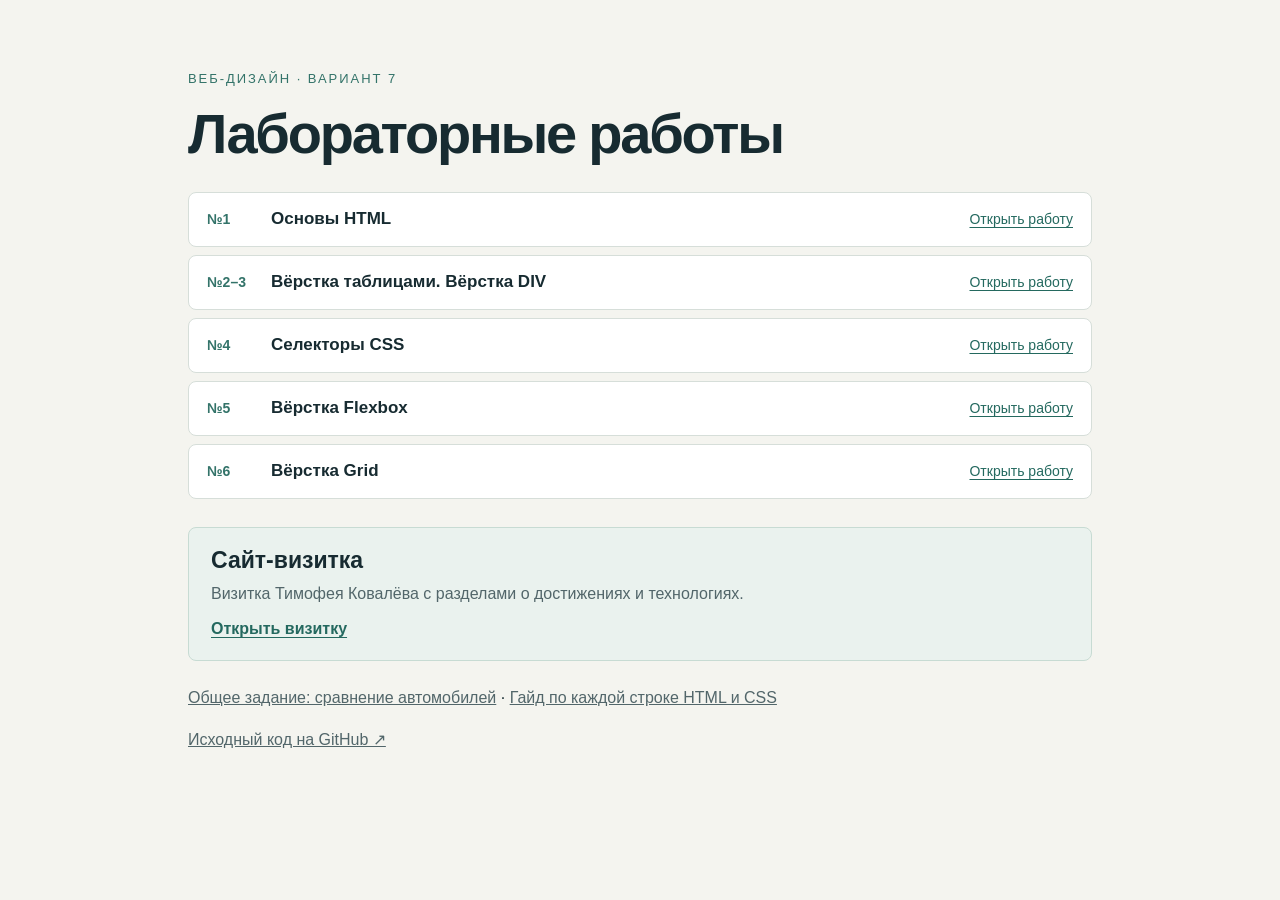
<file: index.html>
<!DOCTYPE html>
<html lang="ru">
<head>
  <meta charset="UTF-8">
  <meta name="viewport" content="width=device-width, initial-scale=1">
  <title>Лабораторные работы по веб-дизайну</title>
  <link rel="stylesheet" href="labs.css?v=2">
</head>
<body>
  <main>
    <p class="eyebrow">Веб-дизайн · Вариант 7</p>
    <h1>Лабораторные работы</h1>
    <ol class="labs" role="list">
      <li>
        <a class="lab-row" href="lab1/">
          <span class="lab-number">№1</span>
          <span class="lab-title">Основы HTML</span>
          <span class="lab-action">Открыть работу</span>
        </a>
      </li>
      <li>
        <a class="lab-row" href="lab2/">
          <span class="lab-number">№2–3</span>
          <span class="lab-title">Вёрстка таблицами. Вёрстка DIV</span>
          <span class="lab-action">Открыть работу</span>
        </a>
      </li>
      <li value="4">
        <a class="lab-row" href="lab3/">
          <span class="lab-number">№4</span>
          <span class="lab-title">Селекторы CSS</span>
          <span class="lab-action">Открыть работу</span>
        </a>
      </li>
      <li>
        <a class="lab-row" href="lab5/">
          <span class="lab-number">№5</span>
          <span class="lab-title">Вёрстка Flexbox</span>
          <span class="lab-action">Открыть работу</span>
        </a>
      </li>
      <li>
        <a class="lab-row" href="lab6/">
          <span class="lab-number">№6</span>
          <span class="lab-title">Вёрстка Grid</span>
          <span class="lab-action">Открыть работу</span>
        </a>
      </li>
    </ol>
    <section class="business-card" aria-labelledby="business-card-title">
      <h2 id="business-card-title">Сайт-визитка</h2>
      <p>Визитка Тимофея Ковалёва с разделами о достижениях и технологиях.</p>
      <a href="lab3/card.html">Открыть визитку</a>
    </section>
    <footer>
      <p><a href="lab2/general.html">Общее задание: сравнение автомобилей</a> · <a href="study/">Гайд по каждой строке HTML и CSS</a></p>
      <a href="https://github.com/error999777/wb1">Исходный код на GitHub ↗</a>
    </footer>
  </main>
</body>
</html>
</file>
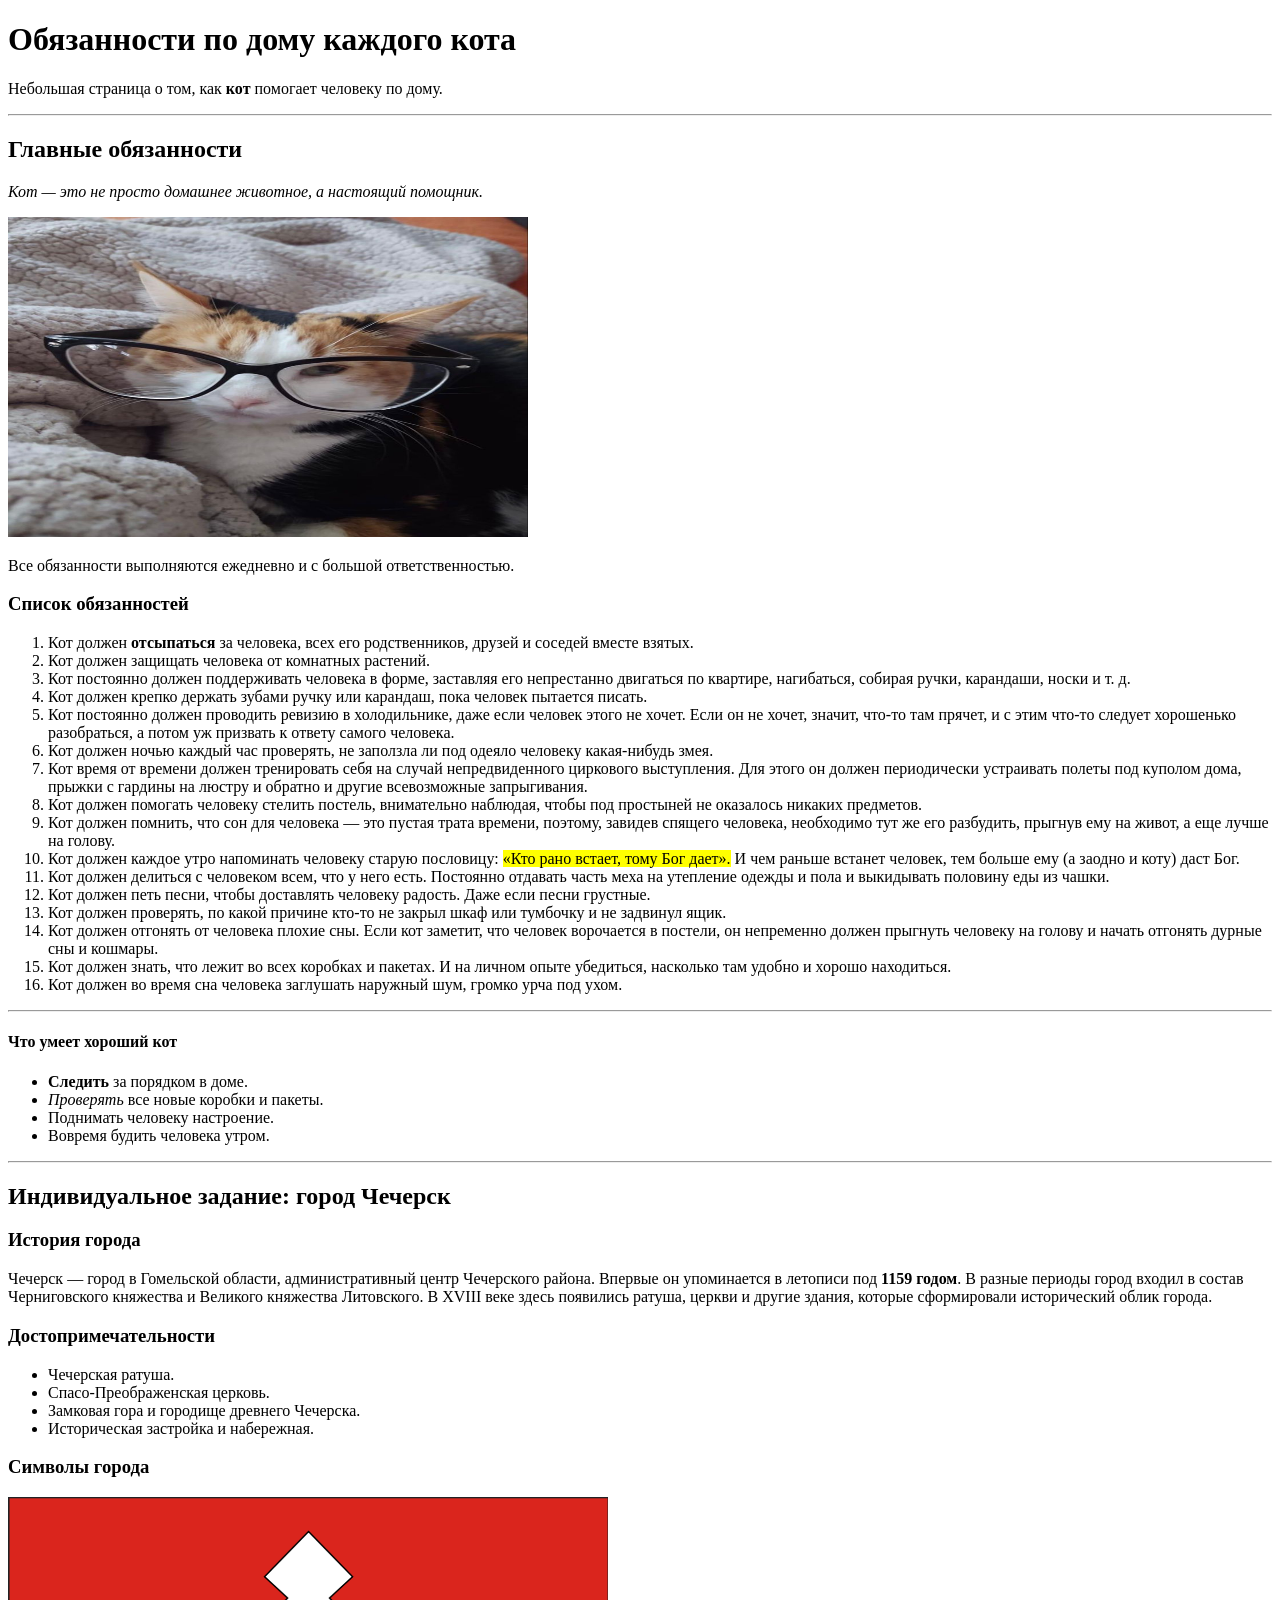
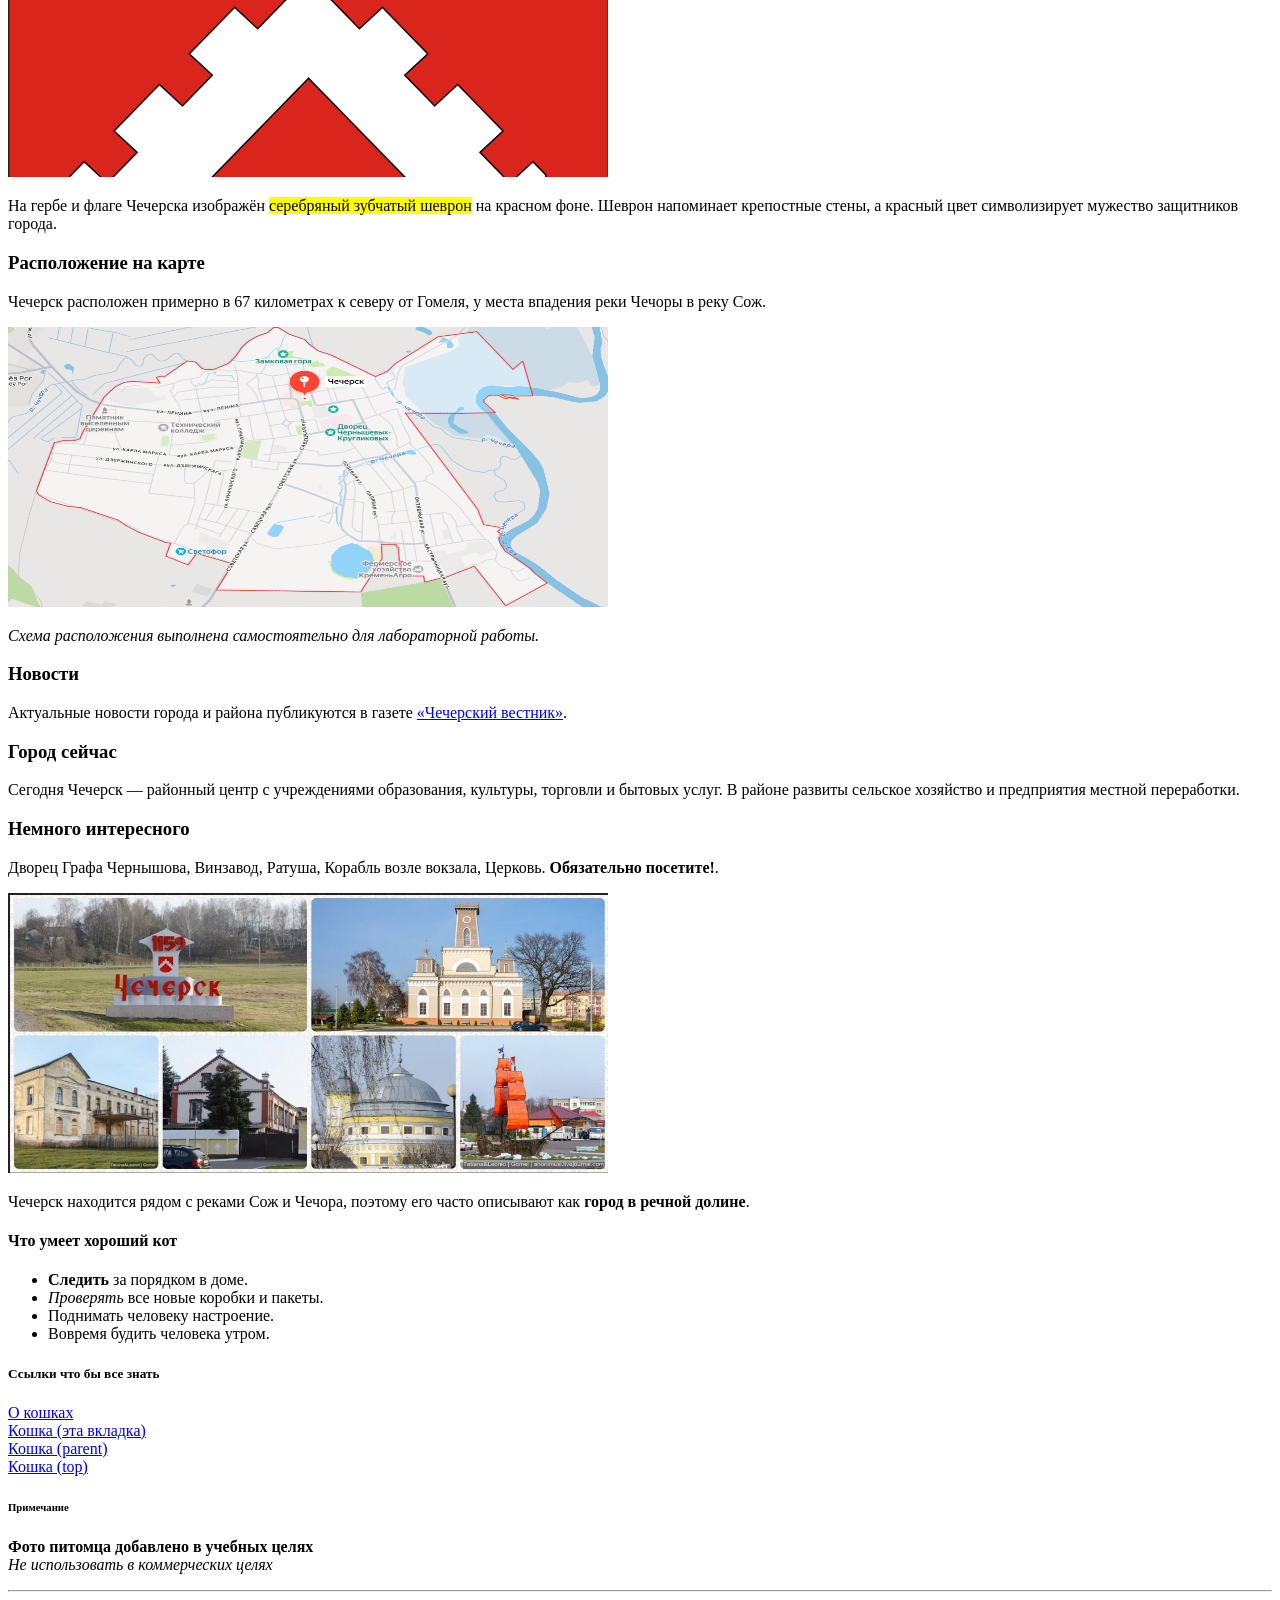
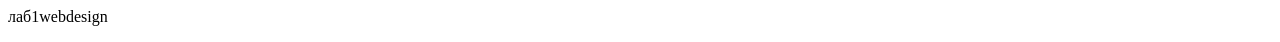
<file: lab1/index.html>
<!DOCTYPE html>
<html lang="ru">
<head>
    <meta charset="UTF-8">
    <title>лаб1webdesign</title>
</head>
<body>
    <header>
        <h1>Обязанности по дому каждого кота</h1>
        <p>Небольшая страница о том, как <strong>кот</strong> помогает человеку по дому.</p>
    </header>

    <hr>

    <main>
        <div>
            <h2>Главные обязанности</h2>
            <p><em>Кот — это не просто домашнее животное, а настоящий помощник.</em></p>
            <img src="кот.jpg" alt="Фотка кота" title="Домашний кот" width="520" height="320">
            <p><span>Все обязанности выполняются ежедневно и с большой ответственностью.</span></p>
        </div>

        <h3>Список обязанностей</h3>
        <ol>
            <li>Кот должен <b>отсыпаться</b> за человека, всех его родственников, друзей и соседей вместе взятых.</li>
            <li>Кот должен защищать человека от комнатных растений.</li>
            <li>Кот постоянно должен поддерживать человека в форме, заставляя его непрестанно двигаться по квартире, нагибаться, собирая ручки, карандаши, носки и т. д.</li>
            <li>Кот должен крепко держать зубами ручку или карандаш, пока человек пытается писать.</li>
            <li>Кот постоянно должен проводить ревизию в холодильнике, даже если человек этого не хочет. Если он не хочет, значит, что-то там прячет, и с этим что-то следует хорошенько разобраться, а потом уж призвать к ответу самого человека.</li>
            <li>Кот должен ночью каждый час проверять, не заползла ли под одеяло человеку какая-нибудь змея.</li>
            <li>Кот время от времени должен тренировать себя на случай непредвиденного циркового выступления. Для этого он должен периодически устраивать полеты под куполом дома, прыжки с гардины на люстру и обратно и другие всевозможные запрыгивания.</li>
            <li>Кот должен помогать человеку стелить постель, внимательно наблюдая, чтобы под простыней не оказалось никаких предметов.</li>
            <li>Кот должен помнить, что сон для человека — это пустая трата времени, поэтому, завидев спящего человека, необходимо тут же его разбудить, прыгнув ему на живот, а еще лучше на голову.</li>
            <li>Кот должен каждое утро напоминать человеку старую пословицу: <mark>«Кто рано встает, тому Бог дает».</mark> И чем раньше встанет человек, тем больше ему (а заодно и коту) даст Бог.</li>
            <li>Кот должен делиться с человеком всем, что у него есть. Постоянно отдавать часть меха на утепление одежды и пола и выкидывать половину еды из чашки.</li>
            <li>Кот должен петь песни, чтобы доставлять человеку радость. Даже если песни грустные.</li>
            <li>Кот должен проверять, по какой причине кто-то не закрыл шкаф или тумбочку и не задвинул ящик.</li>
            <li>Кот должен отгонять от человека плохие сны. Если кот заметит, что человек ворочается в постели, он непременно должен прыгнуть человеку на голову и начать отгонять дурные сны и кошмары.</li>
            <li>Кот должен знать, что лежит во всех коробках и пакетах. И на личном опыте убедиться, насколько там удобно и хорошо находиться.</li>
            <li>Кот должен во время сна человека заглушать наружный шум, громко урча под ухом.</li>
        </ol>

        <hr>
   <div>
            <h4>Что умеет хороший кот</h4>
            <ul>
                <li><strong>Следить</strong> за порядком в доме.</li>
                <li><i>Проверять</i> все новые коробки и пакеты.</li>
                <li>Поднимать человеку настроение.</li>
                <li>Вовремя будить человека утром.</li>
            </ul>
        </div>

        <hr>

        <div>
            <h2>Индивидуальное задание: город Чечерск</h2>

            <h3>История города</h3>
            <p>Чечерск — город в Гомельской области, административный центр Чечерского района. Впервые он упоминается в летописи под <strong>1159 годом</strong>. В разные периоды город входил в состав Черниговского княжества и Великого княжества Литовского. В XVIII веке здесь появились ратуша, церкви и другие здания, которые сформировали исторический облик города.</p>

            <h3>Достопримечательности</h3>
            <ul>
                <li>Чечерская ратуша.</li>
                <li>Спасо-Преображенская церковь.</li>
                <li>Замковая гора и городище древнего Чечерска.</li>
                <li>Историческая застройка и набережная.</li>
            </ul>

            <h3>Символы города</h3>
            <img src="герб.png" alt="Герб" title="Чечерск" width="600" height="280">
            <p>На гербе и флаге Чечерска изображён <mark>серебряный зубчатый шеврон</mark> на красном фоне. Шеврон напоминает крепостные стены, а красный цвет символизирует мужество защитников города.</p>

            <h3>Расположение на карте</h3>
            <p>Чечерск расположен примерно в 67 километрах к северу от Гомеля, у места впадения реки Чечоры в реку Сож.</p>
            <img src="карта.png" alt=" карта расположения Чечерска" title="Чечерск" width="600" height="280">
            <p><i>Схема расположения выполнена самостоятельно для лабораторной работы.</i></p>

            <h3>Новости</h3>
            <p>Актуальные новости города и района публикуются в газете <a href="https://www.checherskivestnik.by/" target="_blank" title="Открыть сайт Чечерского вестника">«Чечерский вестник»</a>.</p>

            <h3>Город сейчас</h3>
            <p>Сегодня Чечерск — районный центр с учреждениями образования, культуры, торговли и бытовых услуг. В районе развиты сельское хозяйство и предприятия местной переработки.</p>

            <h3>Немного интересного</h3>
              <p>Дворец Графа Чернышова, Винзавод, Ратуша, Корабль возле вокзала, Церковь. <b>Обязательно посетите!</b>.</p>
            <img src="достопримечательности.png" alt="Достопримечательности" title="Чечерск" width="600" height="280">
            <p>Чечерск находится рядом с реками Сож и Чечора, поэтому его часто описывают как <b>город в речной долине</b>.</p>
        </div>

        <div>
            <h4>Что умеет хороший кот</h4>
            <ul>
                <li><strong>Следить</strong> за порядком в доме.</li>
                <li><i>Проверять</i> все новые коробки и пакеты.</li>
                <li>Поднимать человеку настроение.</li>
                <li>Вовремя будить человека утром.</li>
            </ul>
        </div>

        <h5>Ссылки что бы все знать</h5>
        <p>
            <a href="https://ru.wikipedia.org/wiki/Кошка" target="_blank" title="Открыть статью о кошках в новой вкладке">О кошках</a><br>
            <a href="https://ru.wikipedia.org/wiki/Кошка" target="_self" title="Открыть ссылку в этой вкладке">Кошка (эта вкладка)</a><br>
            <a href="https://ru.wikipedia.org/wiki/Кошка" target="_parent" title="Открыть ссылку в родительском окне">Кошка (parent)</a><br>
            <a href="https://ru.wikipedia.org/wiki/Кошка" target="_top" title="Открыть ссылку в полном окне">Кошка (top)</a>
        </p>

        <h6>Примечание</h6>
        <p><b>Фото питомца добавлено в учебных целях</b><br><em>Не использовать в коммерческих целях </em></p>
    </main>

    <hr>

    <footer>
        <p>лаб1webdesign</p>
    </footer>
</body>
</html>
</file>
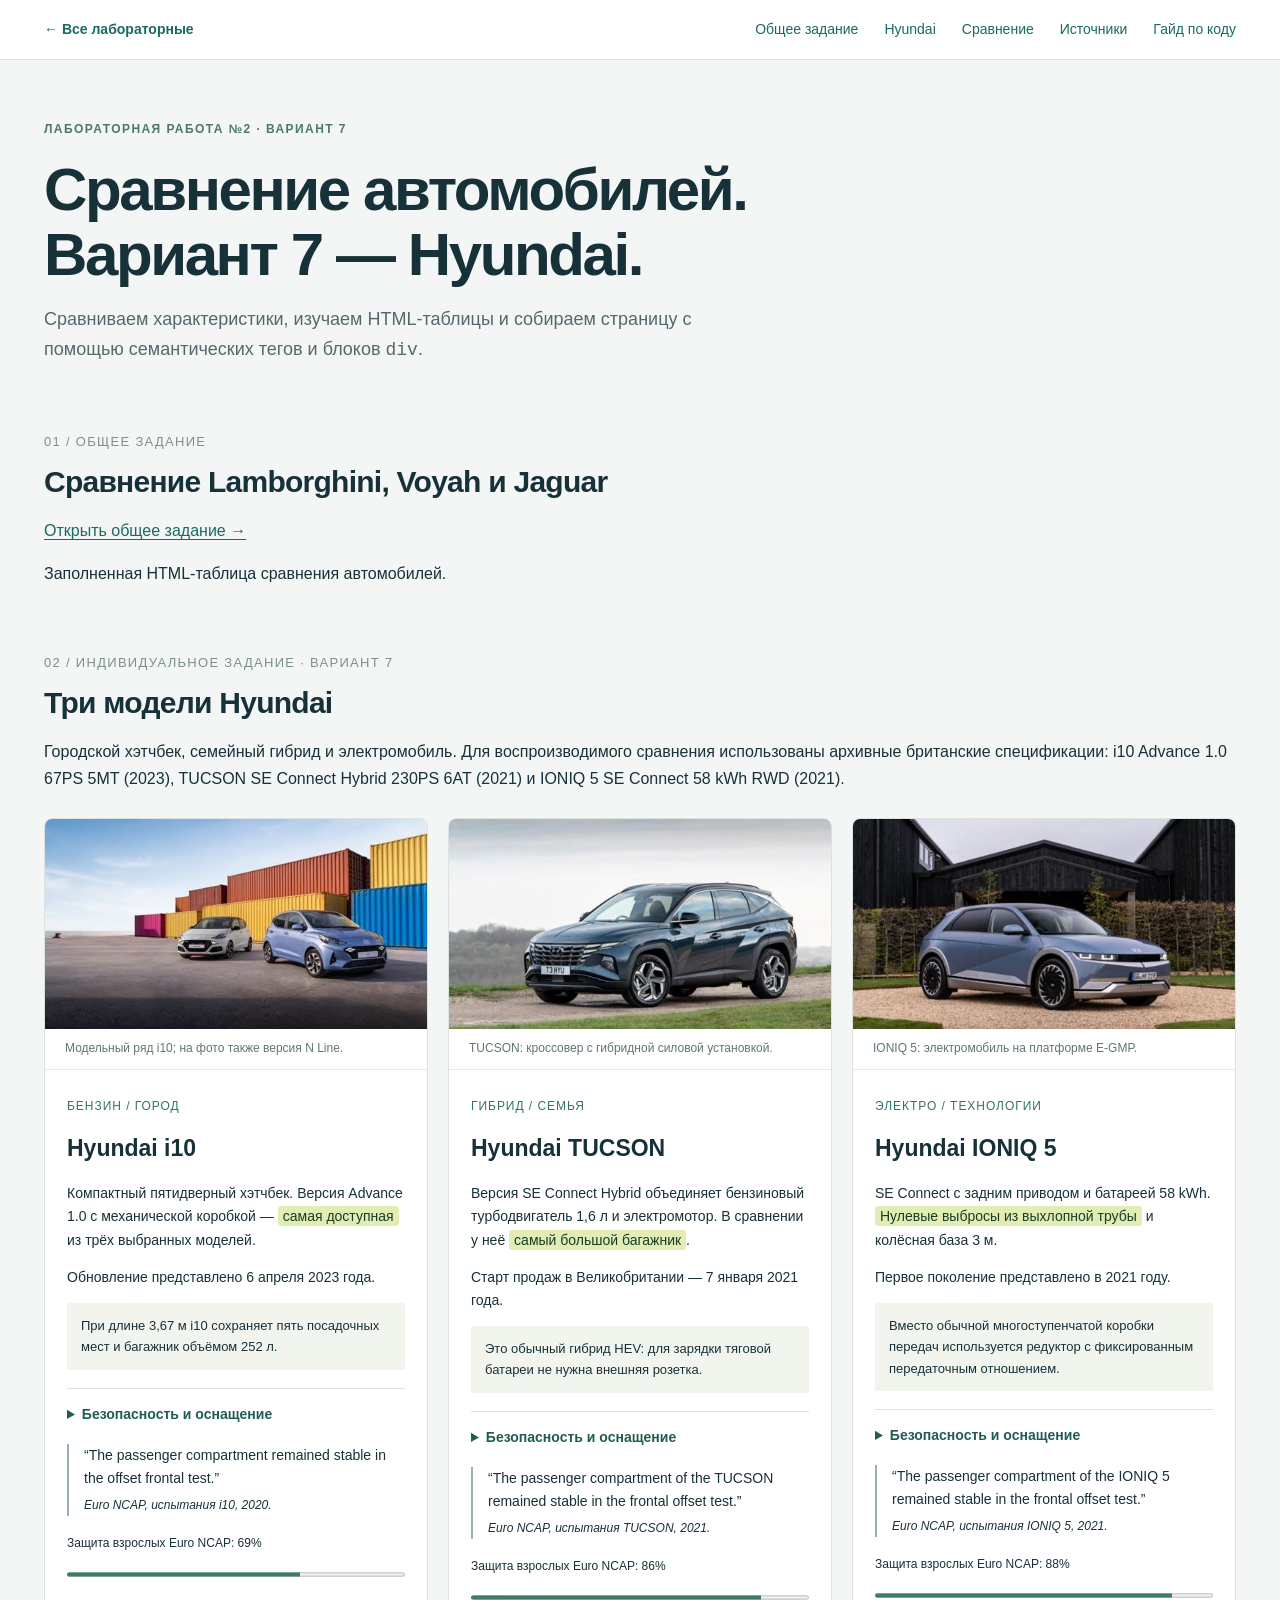
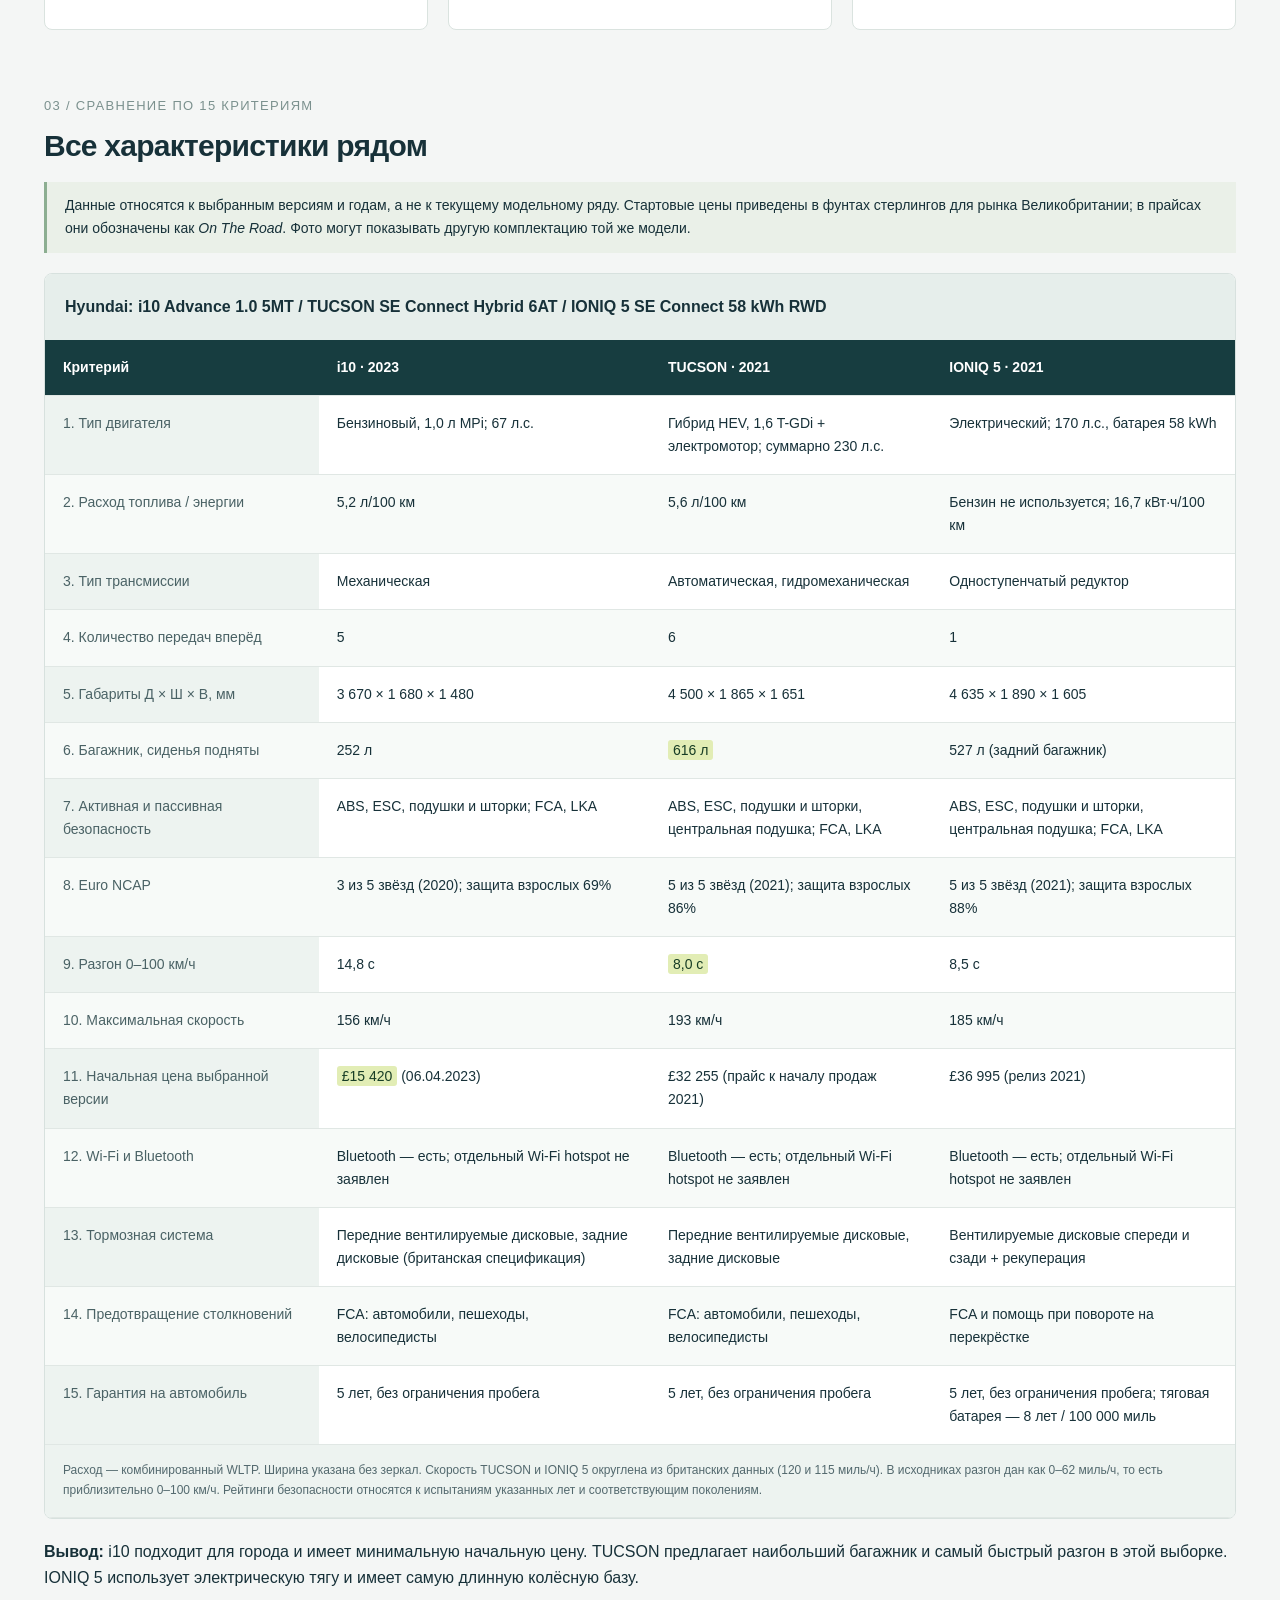
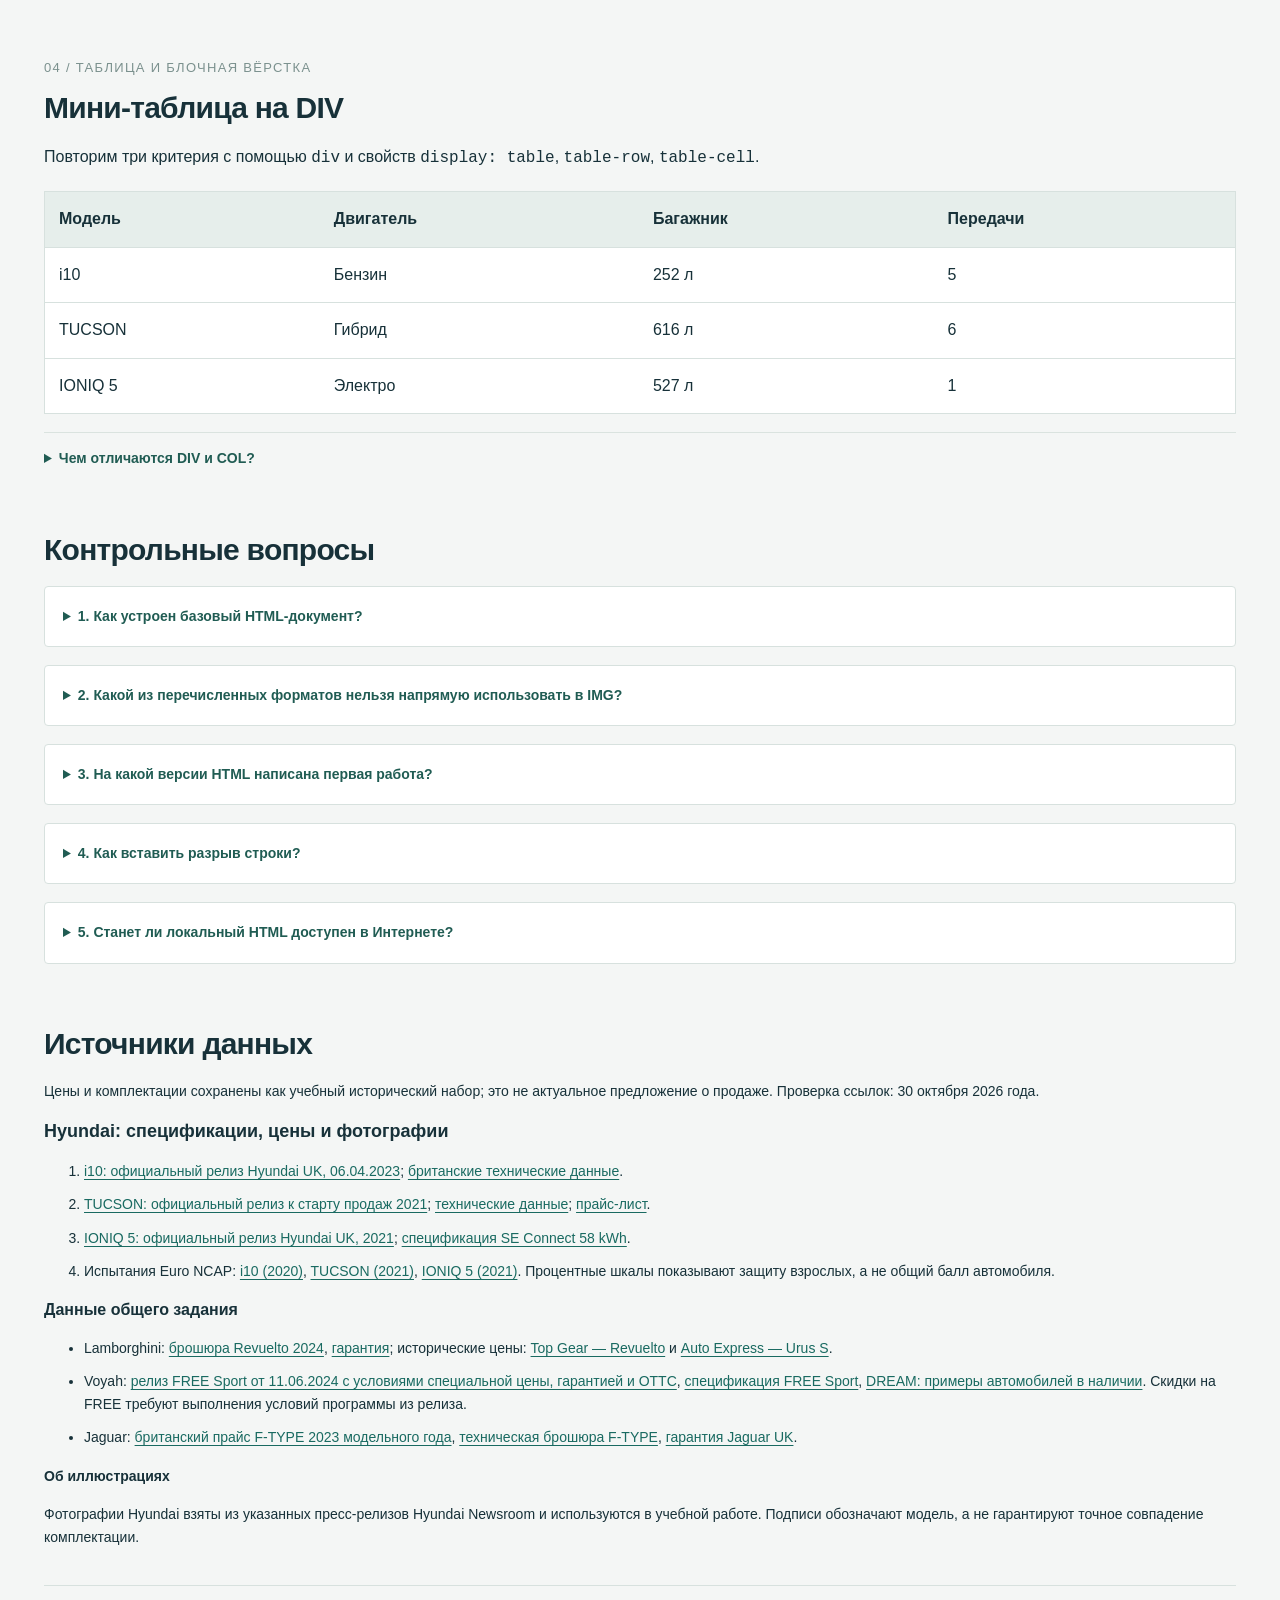
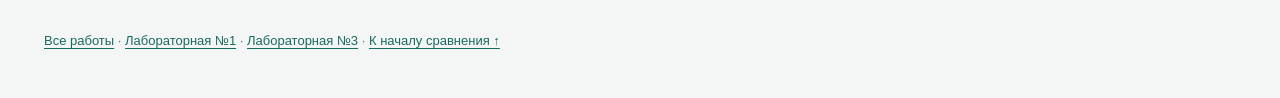
<file: lab2/index.html>
<!DOCTYPE html>
<html lang="ru">
<head>
  <meta charset="UTF-8">
  <meta name="viewport" content="width=device-width, initial-scale=1">
  <meta name="description" content="Лабораторная работа №2: HTML-таблицы, семантическая разметка и DIV. Вариант 7 — Hyundai.">
  <title>Лабораторная №2 · Сравнение автомобилей · Вариант 7</title>
  <link rel="stylesheet" href="style.css">
</head>
<body>
  <header class="topbar">
    <nav aria-label="Навигация по лабораторной">
      <a href="../">← Все лабораторные</a>
      <a href="#general">Общее задание</a>
      <a href="#hyundai">Hyundai</a>
      <a href="#comparison">Сравнение</a>
      <a href="#sources">Источники</a>
      <a href="../study/">Гайд по коду</a>
    </nav>
  </header>
  <main>
    <header>
      <p class="eyebrow">Лабораторная работа №2 · Вариант 7</p>
      <h1>Сравнение автомобилей.<br>Вариант 7 — Hyundai.</h1>
      <p class="lead">Сравниваем характеристики, изучаем HTML-таблицы и собираем страницу с помощью семантических тегов и блоков <code>div</code>.</p>
    </header>

    <section id="general" aria-labelledby="general-title">
      <span class="section-number">01 / ОБЩЕЕ ЗАДАНИЕ</span>
      <h2 id="general-title">Сравнение Lamborghini, Voyah и Jaguar</h2>
      <p><a href="general.html">Открыть общее задание →</a></p>
      <p>Заполненная HTML-таблица сравнения автомобилей.</p>
    </section>

    <section id="hyundai" aria-labelledby="hyundai-title">
      <span class="section-number">02 / ИНДИВИДУАЛЬНОЕ ЗАДАНИЕ · ВАРИАНТ 7</span>
      <h2 id="hyundai-title">Три модели Hyundai</h2>
      <p>Городской хэтчбек, семейный гибрид и электромобиль. Для воспроизводимого сравнения использованы архивные британские спецификации: i10 Advance 1.0 67PS 5MT (2023), TUCSON SE Connect Hybrid 230PS 6AT (2021) и IONIQ 5 SE Connect 58 kWh RWD (2021).</p>
      <div class="models">
        <section class="model" aria-labelledby="i10-title">
          <figure><img src="assets/i10.jpg" alt="Обновлённые Hyundai i10 и i10 N Line" width="520" height="346"><figcaption>Модельный ряд i10; на фото также версия N Line.</figcaption></figure>
          <div class="model-body">
            <span class="tag">Бензин / Город</span><h3 id="i10-title">Hyundai i10</h3>
            <p>Компактный пятидверный хэтчбек. Версия Advance 1.0 с механической коробкой — <mark>самая доступная</mark> из трёх выбранных моделей.</p>
            <p>Обновление представлено <time datetime="2023-04-06">6 апреля 2023 года</time>.</p>
            <aside>При длине 3,67 м i10 сохраняет пять посадочных мест и багажник объёмом 252 л.</aside>
            <details><summary>Безопасность и оснащение</summary><ul><li>ABS, электронная стабилизация ESC (аналог ESP), фронтальные и боковые подушки, шторки.</li><li>FCA: предупреждение и помощь при угрозе столкновения; удержание в полосе LKA и LFA.</li><li>Bluetooth, Apple CarPlay и Android Auto. Отдельная точка Wi-Fi в базовом оснащении не заявлена.</li></ul></details>
            <blockquote cite="https://www.euroncap.com/assessments/0847/"><p lang="en">“The passenger compartment remained stable in the offset frontal test.”</p><cite>Euro NCAP, испытания i10, 2020.</cite></blockquote>
            <label class="score" for="i10-safety">Защита взрослых Euro NCAP: 69%</label><progress id="i10-safety" value="69" max="100">69%</progress>
          </div>
        </section>
        <section class="model" aria-labelledby="tucson-title">
          <figure><img src="assets/tucson.jpg" alt="Hyundai TUCSON четвёртого поколения" width="520" height="346"><figcaption>TUCSON: кроссовер с гибридной силовой установкой.</figcaption></figure>
          <div class="model-body">
            <span class="tag">Гибрид / Семья</span><h3 id="tucson-title">Hyundai TUCSON</h3>
            <p>Версия SE Connect Hybrid объединяет бензиновый турбодвигатель 1,6 л и электромотор. В сравнении у неё <mark>самый большой багажник</mark>.</p>
            <p>Старт продаж в Великобритании — <time datetime="2021-01-07">7 января 2021 года</time>.</p>
            <aside>Это обычный гибрид HEV: для зарядки тяговой батареи не нужна внешняя розетка.</aside>
            <details><summary>Безопасность и оснащение</summary><ul><li>ABS, ESC, фронтальные, боковые и центральная передняя подушки, шторки безопасности.</li><li>FCA с распознаванием автомобилей, пешеходов и велосипедистов; LKA и LFA.</li><li>Bluetooth и подключение смартфона. Отдельный Wi-Fi hotspot в выбранной базовой версии не заявлен.</li></ul></details>
            <blockquote cite="https://www.euroncap.com/assessments/hyundai/tucson/0895/"><p lang="en">“The passenger compartment of the TUCSON remained stable in the frontal offset test.”</p><cite>Euro NCAP, испытания TUCSON, 2021.</cite></blockquote>
            <label class="score" for="tucson-safety">Защита взрослых Euro NCAP: 86%</label><progress id="tucson-safety" value="86" max="100">86%</progress>
          </div>
        </section>
        <section class="model" aria-labelledby="ioniq-title">
          <figure><img src="assets/ioniq5.jpg" alt="Электромобиль Hyundai IONIQ 5" width="520" height="346"><figcaption>IONIQ 5: электромобиль на платформе E-GMP.</figcaption></figure>
          <div class="model-body">
            <span class="tag">Электро / Технологии</span><h3 id="ioniq-title">Hyundai IONIQ 5</h3>
            <p>SE Connect с задним приводом и батареей 58 kWh. <mark>Нулевые выбросы из выхлопной трубы</mark> и колёсная база 3 м.</p>
            <p>Первое поколение представлено в <time datetime="2021">2021 году</time>.</p>
            <aside>Вместо обычной многоступенчатой коробки передач используется редуктор с фиксированным передаточным отношением.</aside>
            <details><summary>Безопасность и оснащение</summary><ul><li>ABS и ESC, фронтальные, боковые подушки, шторки и центральная подушка.</li><li>FCA, помощь на перекрёстках, контроль полосы и Highway Drive Assist.</li><li>Bluetooth, Bluelink, CarPlay и Android Auto. Наличие мобильных онлайн-сервисов не означает наличие Wi-Fi hotspot.</li></ul></details>
            <blockquote cite="https://www.euroncap.com/assessments/hyundai/%C3%84%C2%B1on%C3%84%C2%B1q%2B5/0893/"><p lang="en">“The passenger compartment of the IONIQ 5 remained stable in the frontal offset test.”</p><cite>Euro NCAP, испытания IONIQ 5, 2021.</cite></blockquote>
            <label class="score" for="ioniq-safety">Защита взрослых Euro NCAP: 88%</label><progress id="ioniq-safety" value="88" max="100">88%</progress>
          </div>
        </section>
      </div>
    </section>

    <section id="comparison" aria-labelledby="comparison-title">
      <span class="section-number">03 / СРАВНЕНИЕ ПО 15 КРИТЕРИЯМ</span>
      <h2 id="comparison-title">Все характеристики рядом</h2>
      <p class="note">Данные относятся к выбранным версиям и годам, а не к текущему модельному ряду. Стартовые цены приведены в фунтах стерлингов для рынка Великобритании; в прайсах они обозначены как <i lang="en">On The Road</i>. Фото могут показывать другую комплектацию той же модели.</p>
      <div class="table-scroll" tabindex="0" role="region" aria-label="Сравнение Hyundai, прокручивается горизонтально">
        <table id="hyundai-table">
          <caption>Hyundai: i10 Advance 1.0 5MT / TUCSON SE Connect Hybrid 6AT / IONIQ 5 SE Connect 58 kWh RWD</caption>
          <colgroup><col class="metric-column"><col><col><col></colgroup>
          <thead><tr><th scope="col">Критерий</th><th scope="col">i10 · 2023</th><th scope="col">TUCSON · 2021</th><th scope="col">IONIQ 5 · 2021</th></tr></thead>
          <tbody>
            <tr><th scope="row">1. Тип двигателя</th><td>Бензиновый, 1,0 л MPi; 67 л.с.</td><td>Гибрид HEV, 1,6 T-GDi + электромотор; суммарно 230 л.с.</td><td>Электрический; 170 л.с., батарея 58 kWh</td></tr>
            <tr><th scope="row">2. Расход топлива / энергии</th><td>5,2 л/100 км</td><td>5,6 л/100 км</td><td>Бензин не используется; 16,7 кВт·ч/100 км</td></tr>
            <tr><th scope="row">3. Тип трансмиссии</th><td>Механическая</td><td>Автоматическая, гидромеханическая</td><td>Одноступенчатый редуктор</td></tr>
            <tr><th scope="row">4. Количество передач вперёд</th><td>5</td><td>6</td><td>1</td></tr>
            <tr><th scope="row">5. Габариты Д × Ш × В, мм</th><td>3 670 × 1 680 × 1 480</td><td>4 500 × 1 865 × 1 651</td><td>4 635 × 1 890 × 1 605</td></tr>
            <tr><th scope="row">6. Багажник, сиденья подняты</th><td>252 л</td><td><mark>616 л</mark></td><td>527 л (задний багажник)</td></tr>
            <tr><th scope="row">7. Активная и пассивная безопасность</th><td>ABS, ESC, подушки и шторки; FCA, LKA</td><td>ABS, ESC, подушки и шторки, центральная подушка; FCA, LKA</td><td>ABS, ESC, подушки и шторки, центральная подушка; FCA, LKA</td></tr>
            <tr><th scope="row">8. Euro NCAP</th><td>3 из 5 звёзд (2020); защита взрослых 69%</td><td>5 из 5 звёзд (2021); защита взрослых 86%</td><td>5 из 5 звёзд (2021); защита взрослых 88%</td></tr>
            <tr><th scope="row">9. Разгон 0–100 км/ч</th><td>14,8 с</td><td><mark>8,0 с</mark></td><td>8,5 с</td></tr>
            <tr><th scope="row">10. Максимальная скорость</th><td>156 км/ч</td><td>193 км/ч</td><td>185 км/ч</td></tr>
            <tr><th scope="row">11. Начальная цена выбранной версии</th><td><mark>£15 420</mark> (06.04.2023)</td><td>£32 255 (прайс к началу продаж 2021)</td><td>£36 995 (релиз 2021)</td></tr>
            <tr><th scope="row">12. Wi-Fi и Bluetooth</th><td>Bluetooth — есть; отдельный Wi-Fi hotspot не заявлен</td><td>Bluetooth — есть; отдельный Wi-Fi hotspot не заявлен</td><td>Bluetooth — есть; отдельный Wi-Fi hotspot не заявлен</td></tr>
            <tr><th scope="row">13. Тормозная система</th><td>Передние вентилируемые дисковые, задние дисковые (британская спецификация)</td><td>Передние вентилируемые дисковые, задние дисковые</td><td>Вентилируемые дисковые спереди и сзади + рекуперация</td></tr>
            <tr><th scope="row">14. Предотвращение столкновений</th><td>FCA: автомобили, пешеходы, велосипедисты</td><td>FCA: автомобили, пешеходы, велосипедисты</td><td>FCA и помощь при повороте на перекрёстке</td></tr>
            <tr><th scope="row">15. Гарантия на автомобиль</th><td>5 лет, без ограничения пробега</td><td>5 лет, без ограничения пробега</td><td>5 лет, без ограничения пробега; тяговая батарея — 8 лет / 100 000 миль</td></tr>
          </tbody>
          <tfoot><tr><td colspan="4">Расход — комбинированный WLTP. Ширина указана без зеркал. Скорость TUCSON и IONIQ 5 округлена из британских данных (120 и 115 миль/ч). В исходниках разгон дан как 0–62 миль/ч, то есть приблизительно 0–100 км/ч. Рейтинги безопасности относятся к испытаниям указанных лет и соответствующим поколениям.</td></tr></tfoot>
        </table>
      </div>
      <p><strong>Вывод:</strong> i10 подходит для города и имеет минимальную начальную цену. TUCSON предлагает наибольший багажник и самый быстрый разгон в этой выборке. IONIQ 5 использует электрическую тягу и имеет самую длинную колёсную базу.</p>
    </section>

    <section id="mini" aria-labelledby="mini-title">
      <span class="section-number">04 / ТАБЛИЦА И БЛОЧНАЯ ВЁРСТКА</span>
      <h2 id="mini-title">Мини-таблица на DIV</h2>
      <p>Повторим три критерия с помощью <code>div</code> и свойств <code>display: table</code>, <code>table-row</code>, <code>table-cell</code>.</p>
      <div class="mini-table" role="table" aria-label="Мини-сравнение Hyundai на DIV">
        <div class="mini-row mini-heading" role="row"><div role="columnheader">Модель</div><div role="columnheader">Двигатель</div><div role="columnheader">Багажник</div><div role="columnheader">Передачи</div></div>
        <div class="mini-row" role="row"><div role="rowheader">i10</div><div role="cell">Бензин</div><div role="cell">252 л</div><div role="cell">5</div></div>
        <div class="mini-row" role="row"><div role="rowheader">TUCSON</div><div role="cell">Гибрид</div><div role="cell">616 л</div><div role="cell">6</div></div>
        <div class="mini-row" role="row"><div role="rowheader">IONIQ 5</div><div role="cell">Электро</div><div role="cell">527 л</div><div role="cell">1</div></div>
      </div>
      <details><summary>Чем отличаются DIV и COL?</summary><p><code>div</code> — универсальный блочный контейнер; сам по себе не сообщает браузеру о табличных данных. Поэтому здесь добавлены роли доступности. <code>col</code> — элемент столбца настоящей HTML-таблицы, расположенный внутри <code>colgroup</code>. Он не создаёт ячейки и не содержит текст; позволяет оформлять сразу весь столбец. В больших таблицах выше первый столбец выделен именно с помощью <code>col</code>.</p></details>
    </section>

    <section class="questions" aria-labelledby="questions-title">
      <h2 id="questions-title">Контрольные вопросы</h2>
      <details><summary>1. Как устроен базовый HTML-документ?</summary><p><code>&lt;!DOCTYPE html&gt;</code> включает стандартный режим HTML5. В <code>html</code> находятся <code>head</code> с кодировкой и заголовком <code>title</code> и <code>body</code> с содержимым страницы. Указываем язык <code>lang="ru"</code> и метатег viewport.</p></details>
      <details><summary>2. Какой из перечисленных форматов нельзя напрямую использовать в IMG?</summary><p>RAW: браузеры обычно не отображают исходные файлы камеры через <code>img</code>. JPEG, PNG, GIF, SVG и WebP поддерживаются браузерами.</p></details>
      <details><summary>3. На какой версии HTML написана первая работа?</summary><p>HTML5: исходный файл лабораторной №1 начинается с <code>&lt;!DOCTYPE html&gt;</code>. HTML — язык разметки.</p></details>
      <details><summary>4. Как вставить разрыв строки?</summary><p>Тегом <code>&lt;br&gt;</code>. Это пустой элемент; закрывающий тег ему не нужен.</p></details>
      <details><summary>5. Станет ли локальный HTML доступен в Интернете?</summary><p>Нет. Открытие файла на своём компьютере не публикует его в сети. Для общего доступа нужен хостинг, например GitHub Pages.</p></details>
    </section>

    <section id="sources" class="sources" aria-labelledby="sources-title">
      <h2 id="sources-title">Источники данных</h2>
      <p>Цены и комплектации сохранены как учебный исторический набор; это не актуальное предложение о продаже. Проверка ссылок: <time datetime="2026-10-30">30 октября 2026 года</time>.</p>
      <h4>Hyundai: спецификации, цены и фотографии</h4>
      <ol>
        <li><a href="https://www.hyundai.news/uk/articles/press-releases/hyundai-motor-uk-announces-new-i10-pricing-and-specification.html" target="_blank" rel="noopener noreferrer">i10: официальный релиз Hyundai UK, 06.04.2023</a>; <a href="https://www.hyundai.news/newsroom/dam/uk/models/20230406_new_i10_pricing_and_specification/hyundai-new-i10-range-technical.pdf">британские технические данные</a>.</li>
        <li><a href="https://www.hyundai.news/uk/models/suv/tucson/press-kit/hyundai-announces-prices-and-specifications-for-new-tucson-compact-suv.html">TUCSON: официальный релиз к старту продаж 2021</a>; <a href="https://www.hyundai.news/newsroom/dam/eu/uk/20201211_tucson_prices_specifications/hyundai-uk-tucson-technical-data-1220.pdf">технические данные</a>; <a href="https://www.hyundai.news/newsroom/dam/eu/uk/20201211_tucson_prices_specifications/hyundai-tucson-pricing-1220.pdf">прайс-лист</a>.</li>
        <li><a href="https://www.hyundai.news/uk/articles/press-releases/hyundai-announces-ioniq-5-prices-and-specifications.html">IONIQ 5: официальный релиз Hyundai UK, 2021</a>; <a href="https://www.hyundai.news/newsroom/dam/eu/uk/20210507_ioniq_5/hyundai-uk-ioniq-5-specs-tech.pdf">спецификация SE Connect 58 kWh</a>.</li>
        <li>Испытания Euro NCAP: <a href="https://www.euroncap.com/assessments/0847/">i10 (2020)</a>, <a href="https://www.euroncap.com/assessments/hyundai/tucson/0895/">TUCSON (2021)</a>, <a href="https://www.euroncap.com/assessments/hyundai/%C3%84%C2%B1on%C3%84%C2%B1q%2B5/0893/">IONIQ 5 (2021)</a>. Процентные шкалы показывают защиту взрослых, а не общий балл автомобиля.</li>
      </ol>
      <h5>Данные общего задания</h5>
      <ul>
        <li>Lamborghini: <a href="https://www.lamborghini.com/sites/it-en/files/DAM/lamborghini/facelift_2019/model_detail/revuelto/2024/brochure/06_24/REVUELTO_DIGITAL_BROCHURE_EN_2024.pdf">брошюра Revuelto 2024</a>, <a href="https://www.lamborghini.com/en-en/warranty-extension">гарантия</a>; исторические цены: <a href="https://www.topgear.com/car-reviews/lamborghini/revuelto/buying">Top Gear — Revuelto</a> и <a href="https://www.autoexpress.co.uk/lamborghini/urus/359415/new-lamborghini-urus-s-2023-review">Auto Express — Urus S</a>.</li>
        <li>Voyah: <a href="https://voyah.ru/news/v-rossii-nachalis-oficialnye-prodazhi-premialnogo-krossovera-voyah-free-v-versii-sport-edition">релиз FREE Sport от 11.06.2024 с условиями специальной цены, гарантией и ОТТС</a>, <a href="https://voyah.ru/media-link/free-sport-edition-price-list">спецификация FREE Sport</a>, <a href="https://voyah.ru/cars/new/voyah/dream">DREAM: примеры автомобилей в наличии</a>. Скидки на FREE требуют выполнения условий программы из релиза.</li>
        <li>Jaguar: <a href="https://www.jaguar.co.uk/content/dam/jdx/pdfs/uk/Jaguar-F-TYPE-Specification-And-Price-Guide-1X1521910000SGBEN01P.pdf">британский прайс F-TYPE 2023 модельного года</a>, <a href="https://www.jaguar.sk/content/dam/jdx/pdfs/sk/Jaguar-F-TYPE-Brochure-1X1522300000BXXEN01P.pdf">техническая брошюра F-TYPE</a>, <a href="https://www.jaguar.com/en-gb/jdx/ownership/index.html">гарантия Jaguar UK</a>.</li>
      </ul>
      <h6>Об иллюстрациях</h6>
      <p>Фотографии Hyundai взяты из указанных пресс-релизов Hyundai Newsroom и используются в учебной работе. Подписи обозначают модель, а не гарантируют точное совпадение комплектации.</p>
    </section>
    <hr>
    <footer><a href="../">Все работы</a> · <a href="../lab1/" target="_self">Лабораторная №1</a> · <a href="../lab3/" target="_top">Лабораторная №3</a> · <a href="#general" target="_parent">К началу сравнения ↑</a></footer>
  </main>
</body>
</html>
</file>
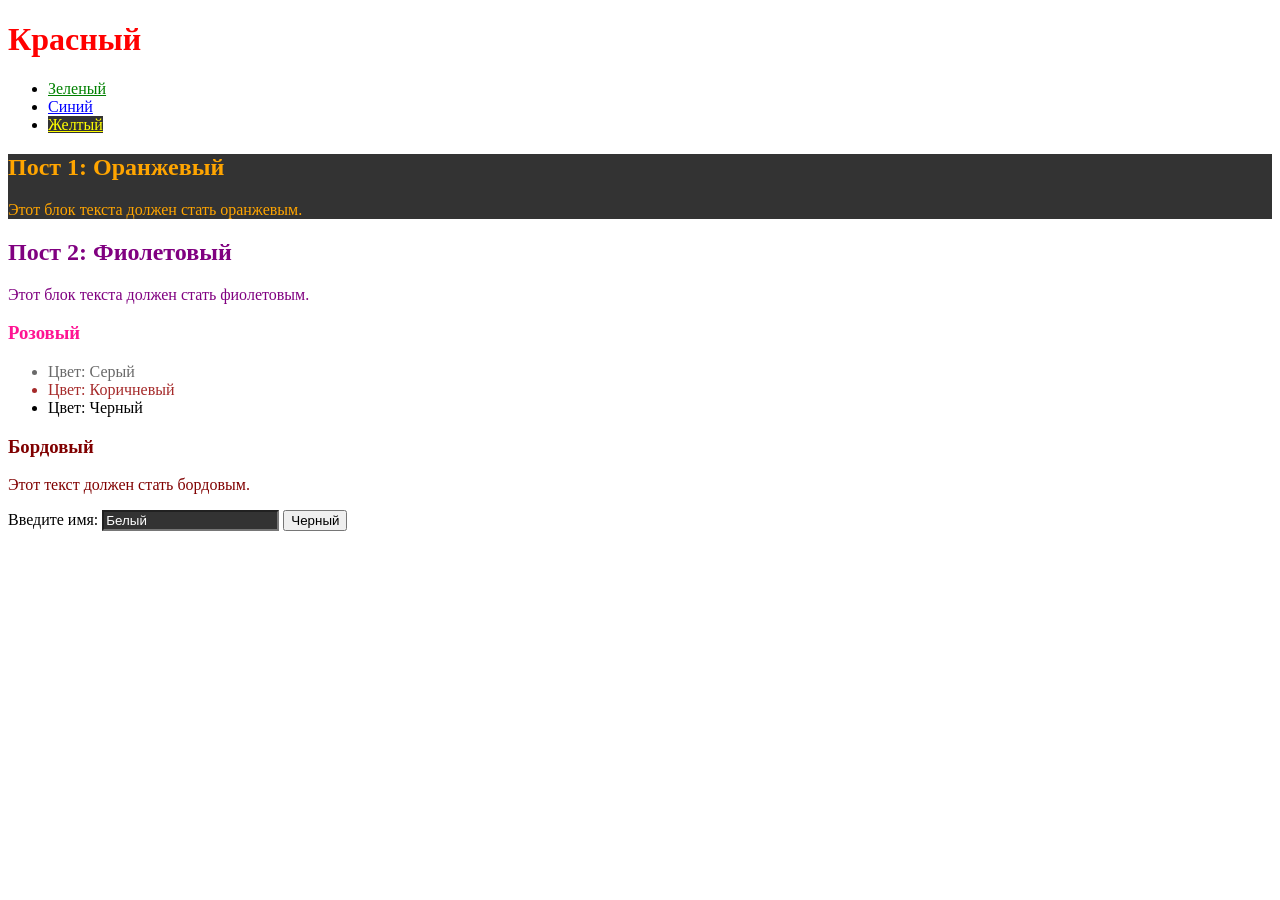
<file: lab3/index.html>
<!DOCTYPE html>
<html lang="ru">
<head>
    <meta charset="UTF-8">
    <meta name="viewport" content="width=device-width, initial-scale=1.0">
    <title>Лабораторная работа: Селекторы CSS</title>
    <link rel="stylesheet" href="style.css">
</head>
<body>
    <header>
        <h1 class="main-title">Красный</h1>
        <nav>
            <ul class="nav-list">
                <li><a href="#" class="link">Зеленый</a></li>
                <li><a href="#" class="link special-link">Синий</a></li>
                <li><a href="#" class="link">Желтый</a></li>
            </ul>
        </nav>
    </header>
    <section class="content">
        <article class="post" id="first-post">
            <h2>Пост 1: Оранжевый</h2>
            <p>Этот блок текста должен стать оранжевым.</p>
        </article>
        <article class="post">
            <h2>Пост 2: Фиолетовый</h2>
            <p>Этот блок текста должен стать фиолетовым.</p>
        </article>
    </section>
    <section class="sidebar">
        <div class="widget">
            <h3>Розовый</h3>
            <ul class="color-list">
                <li>Цвет: Серый</li>
                <li>Цвет: Коричневый</li>
                <li class="highlighted">Цвет: Черный</li>
            </ul>
        </div>
        <div class="widget important-widget">
            <h3>Бордовый</h3>
            <p class="note">Этот текст должен стать бордовым.</p>
        </div>
    </section>
    <footer>
        <form action="#" class="form">
            <label for="name">Введите имя:</label>
            <input type="text" id="name" placeholder="Белый">
            <button type="submit" class="submit-btn">Черный</button>
        </form>
    </footer>
</body>
</html>
</file>
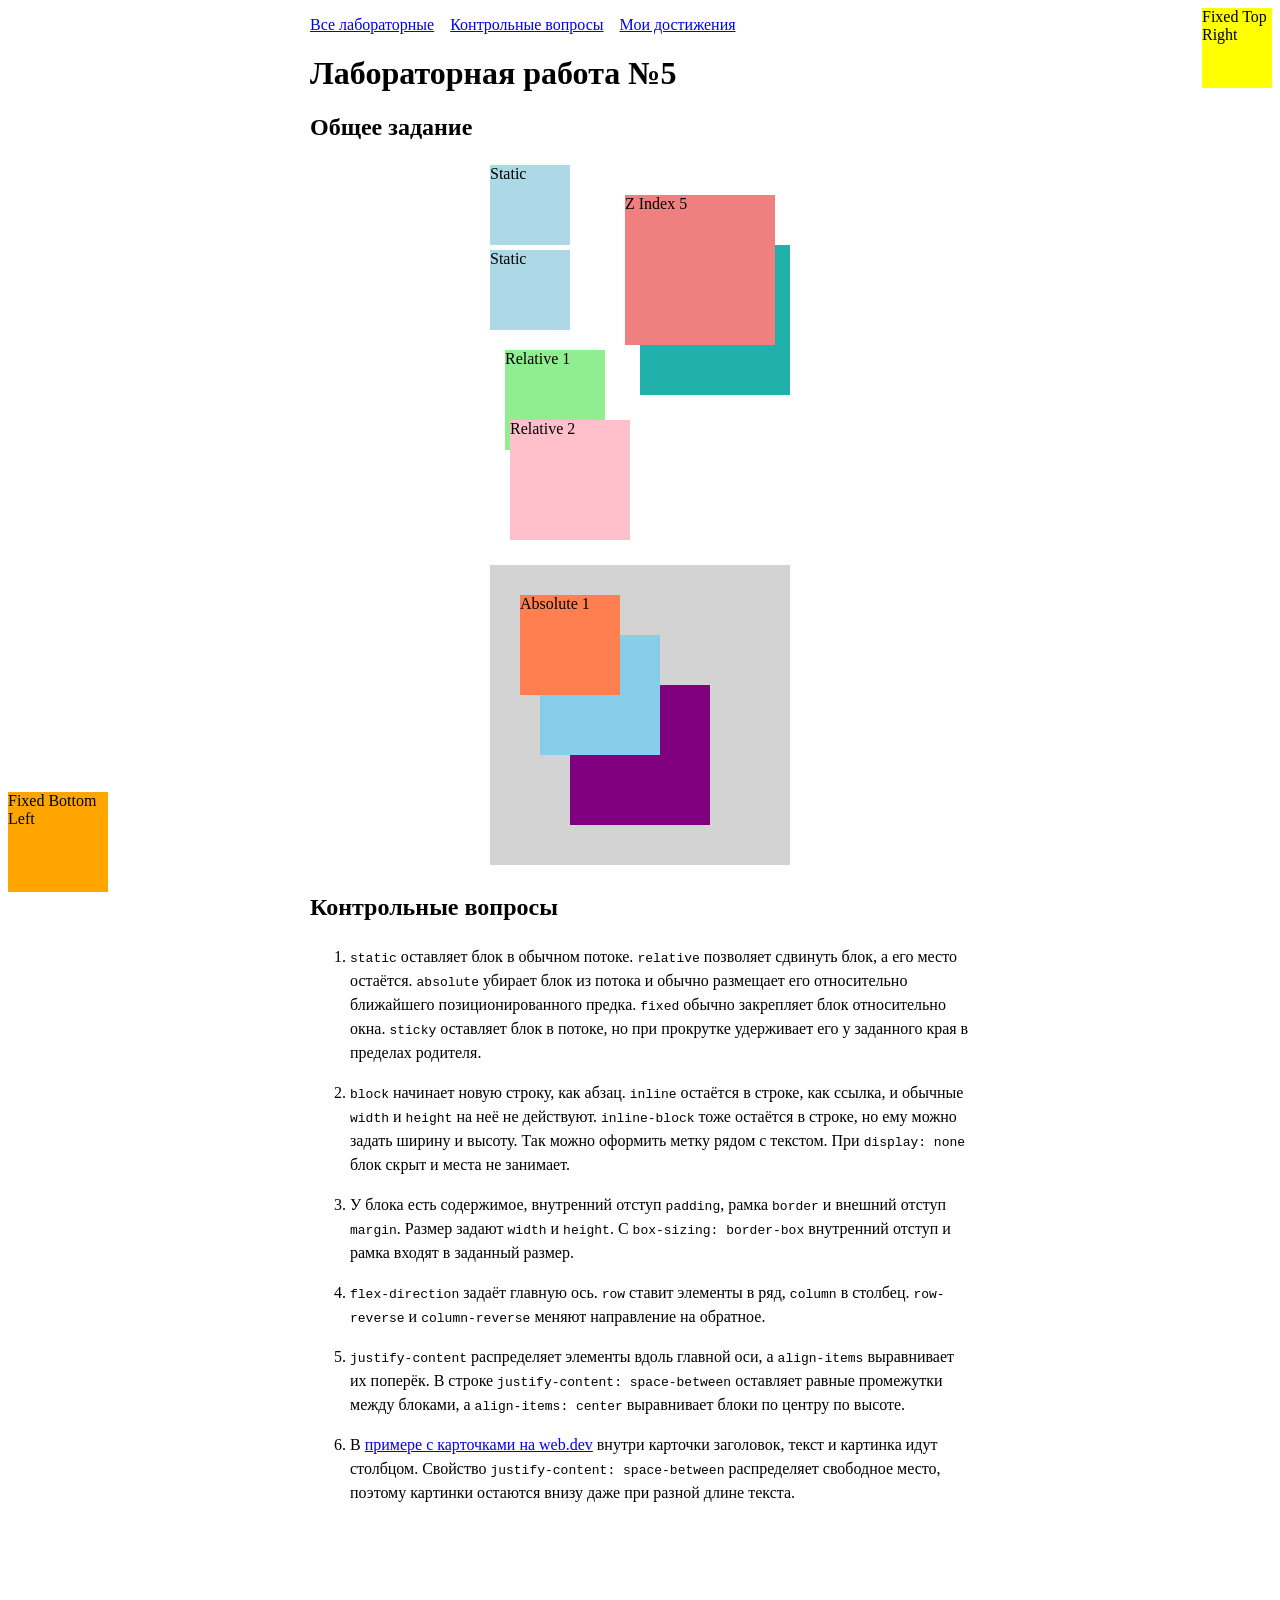
<file: lab5/index.html>
<!DOCTYPE html>
<html lang="ru">
<head>
  <meta charset="UTF-8">
  <meta name="viewport" content="width=device-width, initial-scale=1">
  <title>Лабораторная работа №5. Позиционирование и Flexbox</title>
  <link rel="stylesheet" href="style.css">
</head>
<body>
  <header>
    <nav aria-label="Навигация по работе">
      <a href="../">Все лабораторные</a>
      <a href="#questions">Контрольные вопросы</a>
      <a href="../lab3/card.html#achievements">Мои достижения</a>
    </nav>
    <h1>Лабораторная работа №5</h1>
    <h2>Общее задание</h2>
  </header>

  <main>
    <div class="demo" lang="en">
      <div class="box-static">Static</div>
      <div class="box-static">Static</div>

      <div class="box-relative-1">Relative 1</div>
      <div class="box-relative-2">Relative 2</div>

      <div class="container">
        <div class="box-absolute-1">Absolute 1</div>
        <div class="box-absolute-2">Absolute 2</div>
        <div class="box-absolute-3">Absolute 3</div>
      </div>

      <div class="box-zindex-1">Z Index 5</div>
      <div class="box-zindex-2">Z Index 4</div>

      <div class="box-fixed-1">Fixed Top Right</div>
      <div class="box-fixed-2">Fixed Bottom Left</div>
    </div>

    <section id="questions">
      <h2>Контрольные вопросы</h2>
      <ol>
        <li><p><code>static</code> оставляет блок в обычном потоке. <code>relative</code> позволяет сдвинуть блок, а его место остаётся. <code>absolute</code> убирает блок из потока и обычно размещает его относительно ближайшего позиционированного предка. <code>fixed</code> обычно закрепляет блок относительно окна. <code>sticky</code> оставляет блок в потоке, но при прокрутке удерживает его у заданного края в пределах родителя.</p></li>
        <li><p><code>block</code> начинает новую строку, как абзац. <code>inline</code> остаётся в строке, как ссылка, и обычные <code>width</code> и <code>height</code> на неё не действуют. <code>inline-block</code> тоже остаётся в строке, но ему можно задать ширину и высоту. Так можно оформить метку рядом с текстом. При <code>display: none</code> блок скрыт и места не занимает.</p></li>
        <li><p>У блока есть содержимое, внутренний отступ <code>padding</code>, рамка <code>border</code> и внешний отступ <code>margin</code>. Размер задают <code>width</code> и <code>height</code>. С <code>box-sizing: border-box</code> внутренний отступ и рамка входят в заданный размер.</p></li>
        <li><p><code>flex-direction</code> задаёт главную ось. <code>row</code> ставит элементы в ряд, <code>column</code> в столбец. <code>row-reverse</code> и <code>column-reverse</code> меняют направление на обратное.</p></li>
        <li><p><code>justify-content</code> распределяет элементы вдоль главной оси, а <code>align-items</code> выравнивает их поперёк. В строке <code>justify-content: space-between</code> оставляет равные промежутки между блоками, а <code>align-items: center</code> выравнивает блоки по центру по высоте.</p></li>
        <li><p>В <a href="https://web.dev/articles/one-line-layouts#08_line_up_justify-content_space-between">примере с карточками на web.dev</a> внутри карточки заголовок, текст и картинка идут столбцом. Свойство <code>justify-content: space-between</code> распределяет свободное место, поэтому картинки остаются внизу даже при разной длине текста.</p></li>
      </ol>
    </section>
  </main>
</body>
</html>
</file>
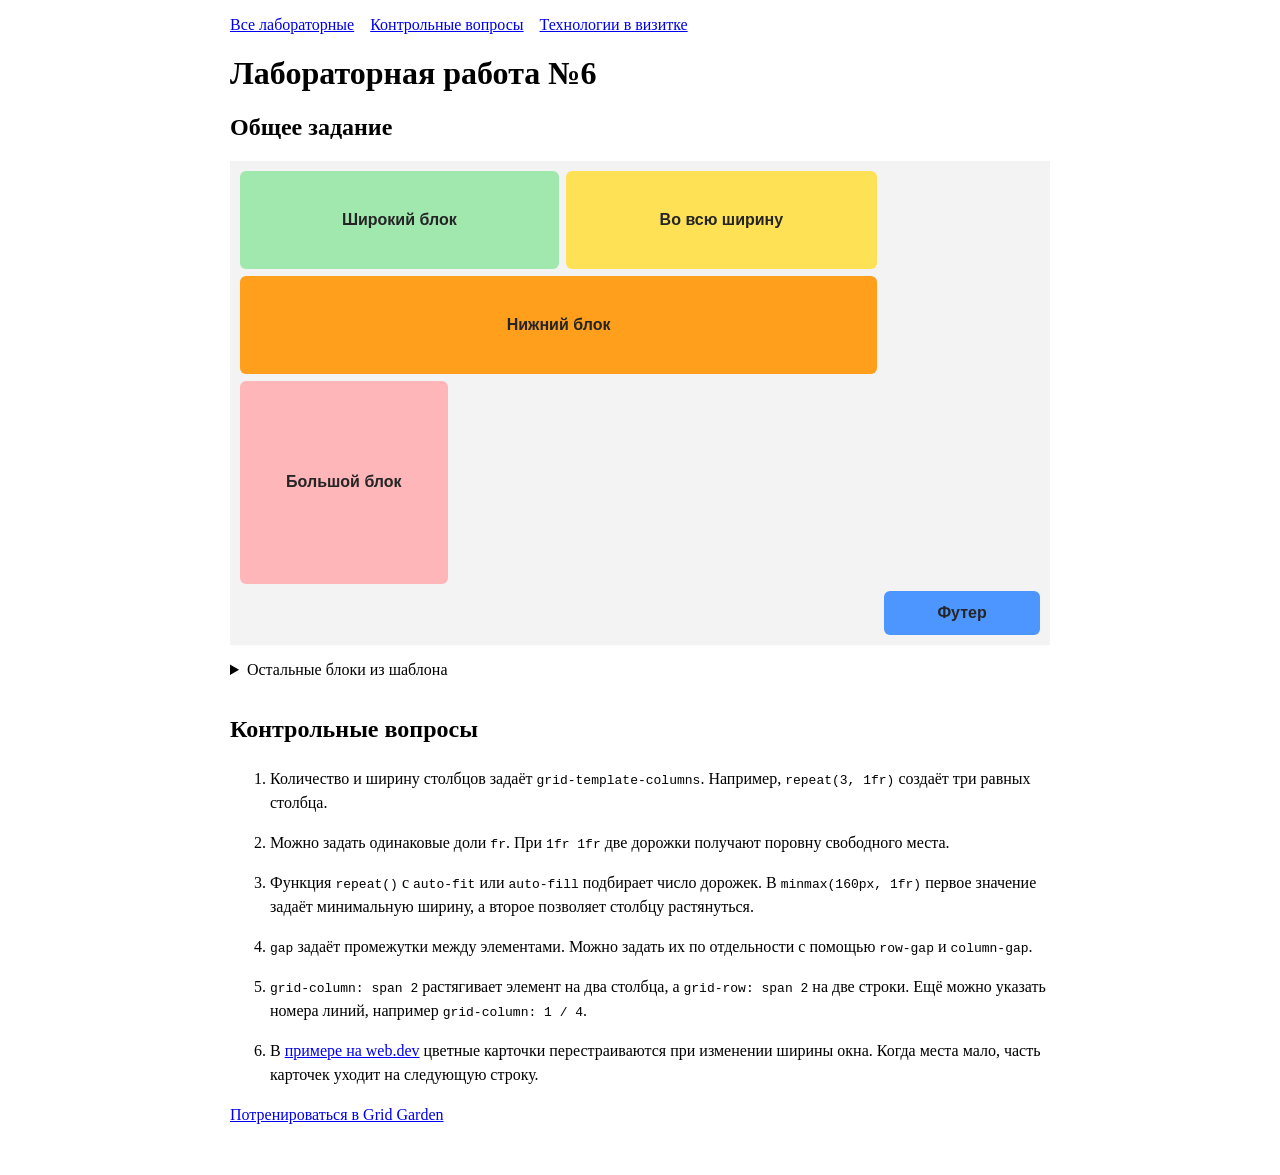
<file: lab6/index.html>
<!DOCTYPE html>
<html lang="ru">
<head>
  <meta charset="UTF-8">
  <meta name="viewport" content="width=device-width, initial-scale=1">
  <title>Лабораторная работа №6. Вёрстка Grid</title>
  <link rel="stylesheet" href="style.css">
</head>
<body>
  <header>
    <nav aria-label="Навигация по работе">
      <a href="../">Все лабораторные</a>
      <a href="#questions">Контрольные вопросы</a>
      <a href="../lab3/card.html#technologies">Технологии в визитке</a>
    </nav>
    <h1>Лабораторная работа №6</h1>
  </header>

  <main>
    <h2>Общее задание</h2>
    <div class="grid-container">
      <div class="grid-item item6">Широкий блок</div>
      <div class="grid-item item7">Во всю ширину</div>
      <div class="grid-item item8">Нижний блок</div>
      <div class="grid-item item5">Большой блок</div>
      <div class="grid-item item4">Футер</div>
    </div>

    <details>
      <summary>Остальные блоки из шаблона</summary>
      <div class="extra-grid">
        <div class="grid-item item1">Заголовок</div>
        <div class="grid-item item2">Боковая панель</div>
        <div class="grid-item item3">Контент</div>
      </div>
    </details>

    <section id="questions">
      <h2>Контрольные вопросы</h2>
      <ol>
        <li><p>Количество и ширину столбцов задаёт <code>grid-template-columns</code>. Например, <code>repeat(3, 1fr)</code> создаёт три равных столбца.</p></li>
        <li><p>Можно задать одинаковые доли <code>fr</code>. При <code>1fr 1fr</code> две дорожки получают поровну свободного места.</p></li>
        <li><p>Функция <code>repeat()</code> с <code>auto-fit</code> или <code>auto-fill</code> подбирает число дорожек. В <code>minmax(160px, 1fr)</code> первое значение задаёт минимальную ширину, а второе позволяет столбцу растянуться.</p></li>
        <li><p><code>gap</code> задаёт промежутки между элементами. Можно задать их по отдельности с помощью <code>row-gap</code> и <code>column-gap</code>.</p></li>
        <li><p><code>grid-column: span 2</code> растягивает элемент на два столбца, а <code>grid-row: span 2</code> на две строки. Ещё можно указать номера линий, например <code>grid-column: 1 / 4</code>.</p></li>
        <li><p>В <a href="https://web.dev/articles/one-line-layouts#07_ram_repeat_auto_minmax_grid-template-columnsauto-fit_minmaxbase_1fr">примере на web.dev</a> цветные карточки перестраиваются при изменении ширины окна. Когда места мало, часть карточек уходит на следующую строку.</p></li>
      </ol>
      <p><a href="https://cssgridgarden.com/#ru">Потренироваться в Grid Garden</a></p>
    </section>
  </main>
</body>
</html>
</file>
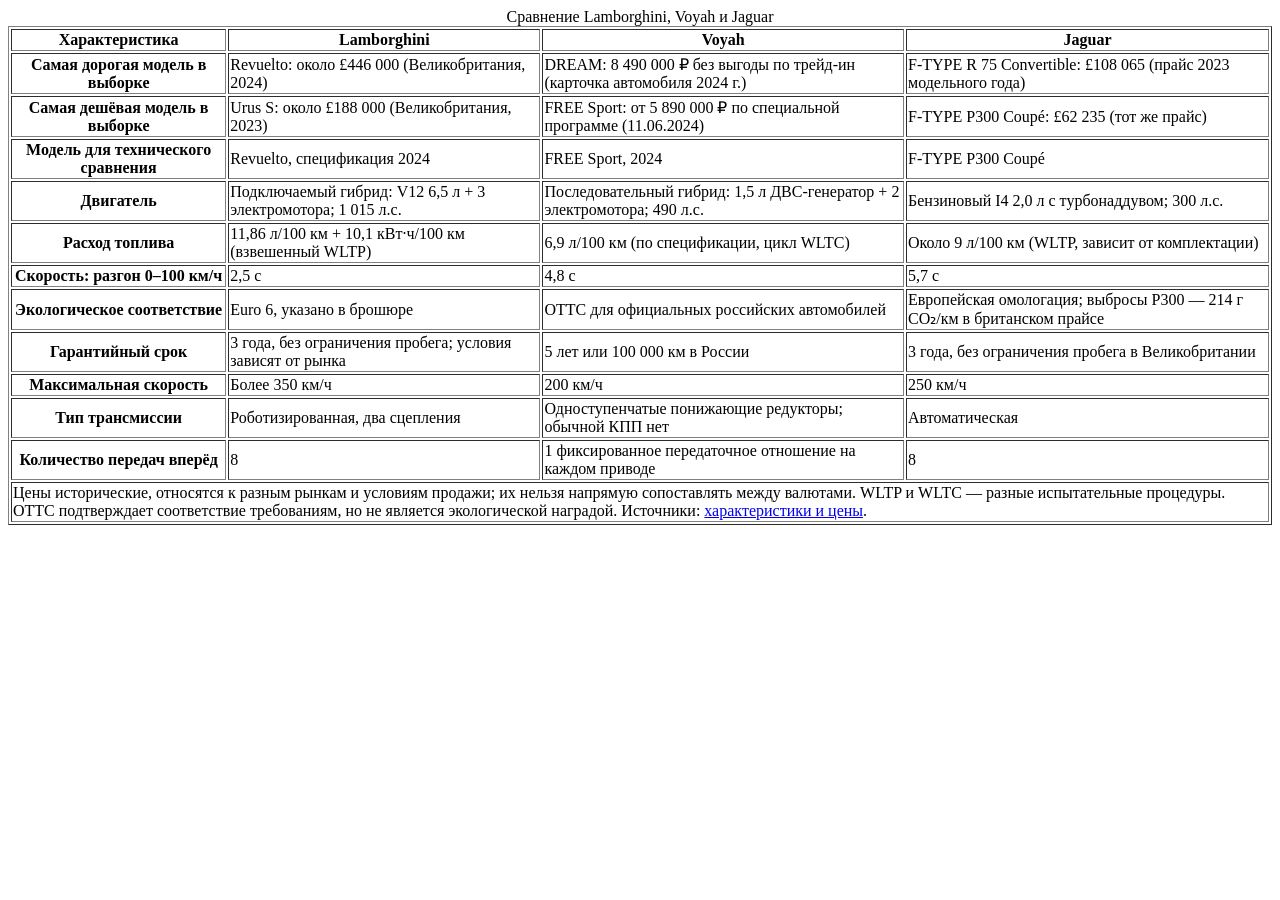
<file: lab2/general.html>
<!DOCTYPE html>
<html lang="ru">
<head>
  <meta charset="UTF-8">
  <title>Сравнение автомобилей</title>
</head>
<body>
  <table border="1">
    <caption>Сравнение Lamborghini, Voyah и Jaguar</caption>
    <thead>
      <tr>
        <th scope="col">Характеристика</th>
        <th scope="col">Lamborghini</th>
        <th scope="col">Voyah</th>
        <th scope="col">Jaguar</th>
      </tr>
    </thead>
    <tbody>
      <tr>
        <th scope="row">Самая дорогая модель в выборке</th>
        <td>Revuelto: около £446 000 (Великобритания, 2024)</td>
        <td>DREAM: 8 490 000 ₽ без выгоды по трейд-ин (карточка автомобиля 2024 г.)</td>
        <td>F-TYPE R 75 Convertible: £108 065 (прайс 2023 модельного года)</td>
      </tr>
      <tr>
        <th scope="row">Самая дешёвая модель в выборке</th>
        <td>Urus S: около £188 000 (Великобритания, 2023)</td>
        <td>FREE Sport: от 5 890 000 ₽ по специальной программе (11.06.2024)</td>
        <td>F-TYPE P300 Coupé: £62 235 (тот же прайс)</td>
      </tr>
      <tr>
        <th scope="row">Модель для технического сравнения</th>
        <td>Revuelto, спецификация 2024</td>
        <td>FREE Sport, 2024</td>
        <td>F-TYPE P300 Coupé</td>
      </tr>
      <tr>
        <th scope="row">Двигатель</th>
        <td>Подключаемый гибрид: V12 6,5 л + 3 электромотора; 1 015 л.с.</td>
        <td>Последовательный гибрид: 1,5 л ДВС-генератор + 2 электромотора; 490 л.с.</td>
        <td>Бензиновый I4 2,0 л с турбонаддувом; 300 л.с.</td>
      </tr>
      <tr>
        <th scope="row">Расход топлива</th>
        <td>11,86 л/100 км + 10,1 кВт·ч/100 км (взвешенный WLTP)</td>
        <td>6,9 л/100 км (по спецификации, цикл WLTC)</td>
        <td>Около 9 л/100 км (WLTP, зависит от комплектации)</td>
      </tr>
      <tr>
        <th scope="row">Скорость: разгон 0–100 км/ч</th>
        <td>2,5 с</td>
        <td>4,8 с</td>
        <td>5,7 с</td>
      </tr>
      <tr>
        <th scope="row">Экологическое соответствие</th>
        <td>Euro 6, указано в брошюре</td>
        <td>ОТТС для официальных российских автомобилей</td>
        <td>Европейская омологация; выбросы P300 — 214 г CO₂/км в британском прайсе</td>
      </tr>
      <tr>
        <th scope="row">Гарантийный срок</th>
        <td>3 года, без ограничения пробега; условия зависят от рынка</td>
        <td>5 лет или 100 000 км в России</td>
        <td>3 года, без ограничения пробега в Великобритании</td>
      </tr>
      <tr>
        <th scope="row">Максимальная скорость</th>
        <td>Более 350 км/ч</td>
        <td>200 км/ч</td>
        <td>250 км/ч</td>
      </tr>
      <tr>
        <th scope="row">Тип трансмиссии</th>
        <td>Роботизированная, два сцепления</td>
        <td>Одноступенчатые понижающие редукторы; обычной КПП нет</td>
        <td>Автоматическая</td>
      </tr>
      <tr>
        <th scope="row">Количество передач вперёд</th>
        <td>8</td>
        <td>1 фиксированное передаточное отношение на каждом приводе</td>
        <td>8</td>
      </tr>
    </tbody>
    <tfoot>
      <tr>
        <td colspan="4">Цены исторические, относятся к разным рынкам и условиям продажи; их нельзя напрямую сопоставлять между валютами. WLTP и WLTC — разные испытательные процедуры. ОТТС подтверждает соответствие требованиям, но не является экологической наградой. Источники: <a href="index.html#sources">характеристики и цены</a>. </td>
      </tr>
    </tfoot>
  </table>
</body>
</html>
</file>
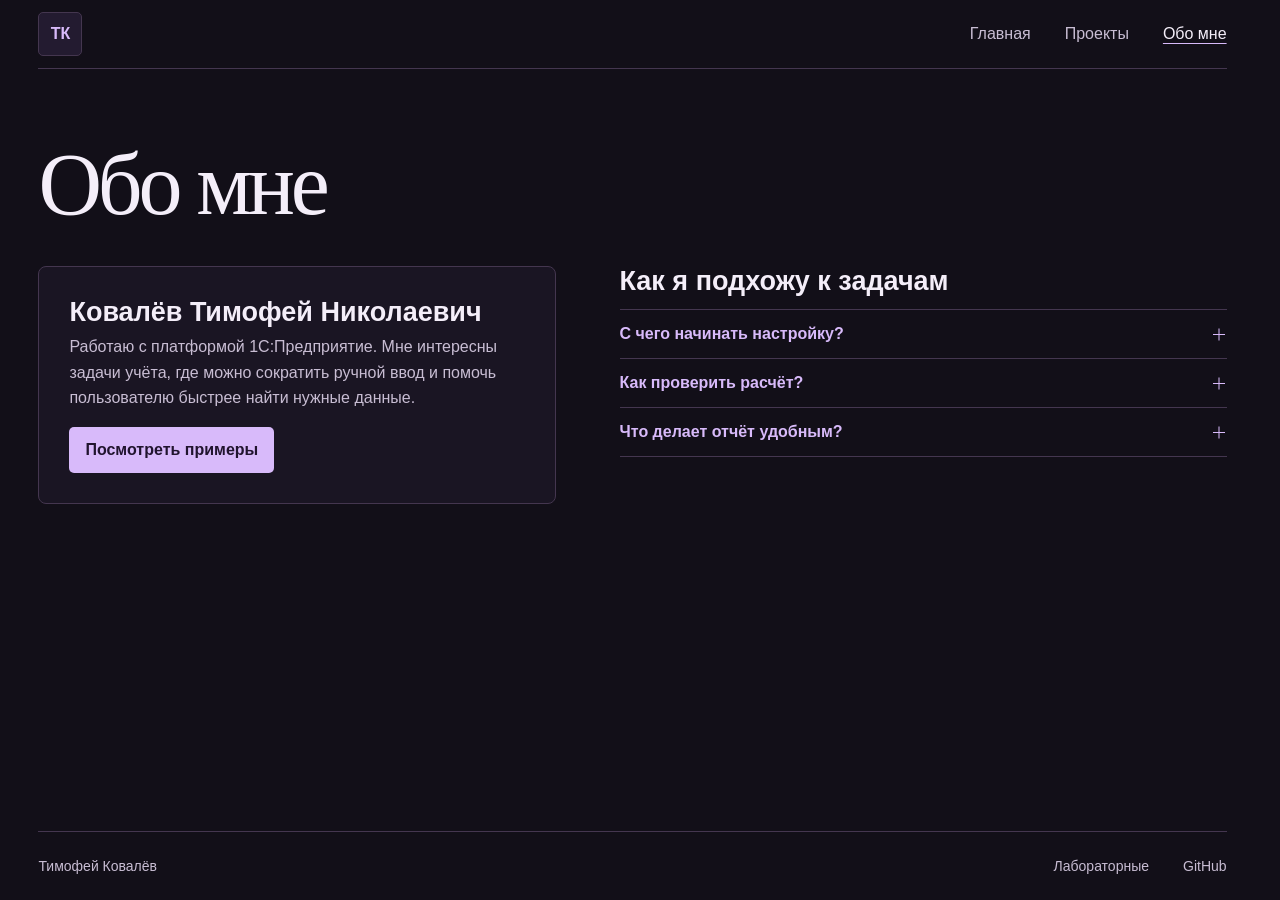
<file: lab3/about.html>
<!DOCTYPE html>
<html lang="ru">
<head>
  <meta charset="UTF-8">
  <meta name="viewport" content="width=device-width, initial-scale=1">
  <meta name="description" content="Тимофей Ковалёв и его подход к работе с 1С.">
  <meta name="theme-color" content="#120f18">
  <title>Обо мне | Тимофей Ковалёв</title>
  <link rel="stylesheet" href="card.css?v=5">
</head>
<body>
  <a class="skip-link" href="#main">К содержанию</a>
  <header class="bar shell">
    <a class="monogram" href="card.html" aria-label="На главную">ТК</a>
    <nav aria-label="Визитка">
      <a href="card.html">Главная</a>
      <a href="projects.html">Проекты</a>
      <a href="about.html" aria-current="page">Обо мне</a>
    </nav>
  </header>
  <main class="shell subpage" id="main" tabindex="-1">
    <h1>Обо мне</h1>
    <div class="profile">
      <section class="profile-bio" aria-labelledby="profile-title">
        <h2 id="profile-title">Ковалёв Тимофей Николаевич</h2>
        <p>Работаю с платформой 1С:Предприятие. Мне интересны задачи учёта, где можно сократить ручной ввод и помочь пользователю быстрее найти нужные данные.</p>
        <a class="action" href="projects.html">Посмотреть примеры</a>
      </section>
      <section class="faq" aria-labelledby="faq-title">
        <h2 id="faq-title">Как я подхожу к задачам</h2>
        <details>
          <summary>С чего начинать настройку? <span class="disclosure-mark" aria-hidden="true"></span></summary>
          <p>Смотрю, как пользователь выполняет задачу сейчас. Потом определяю, какие поля ему нужны, что можно заполнить автоматически и где нужна проверка.</p>
        </details>
        <details>
          <summary>Как проверить расчёт? <span class="disclosure-mark" aria-hidden="true"></span></summary>
          <p>Сначала считаю итог вручную на нескольких строках. Затем сравниваю с программой и проверяю округление, нулевые значения и пропуски.</p>
        </details>
        <details>
          <summary>Что делает отчёт удобным? <span class="disclosure-mark" aria-hidden="true"></span></summary>
          <p>Понятные заголовки, фильтры по нужным признакам и итог, который пересчитывается по выбранным данным. Пользователь сразу видит, какие строки вошли в расчёт.</p>
        </details>
      </section>
    </div>
  </main>
  <footer class="bar footer shell">
    <span>Тимофей Ковалёв</span>
    <div class="footer-links">
      <a href="../">Лабораторные</a>
      <a href="https://github.com/error999777">GitHub</a>
    </div>
  </footer>
</body>
</html>
</file>
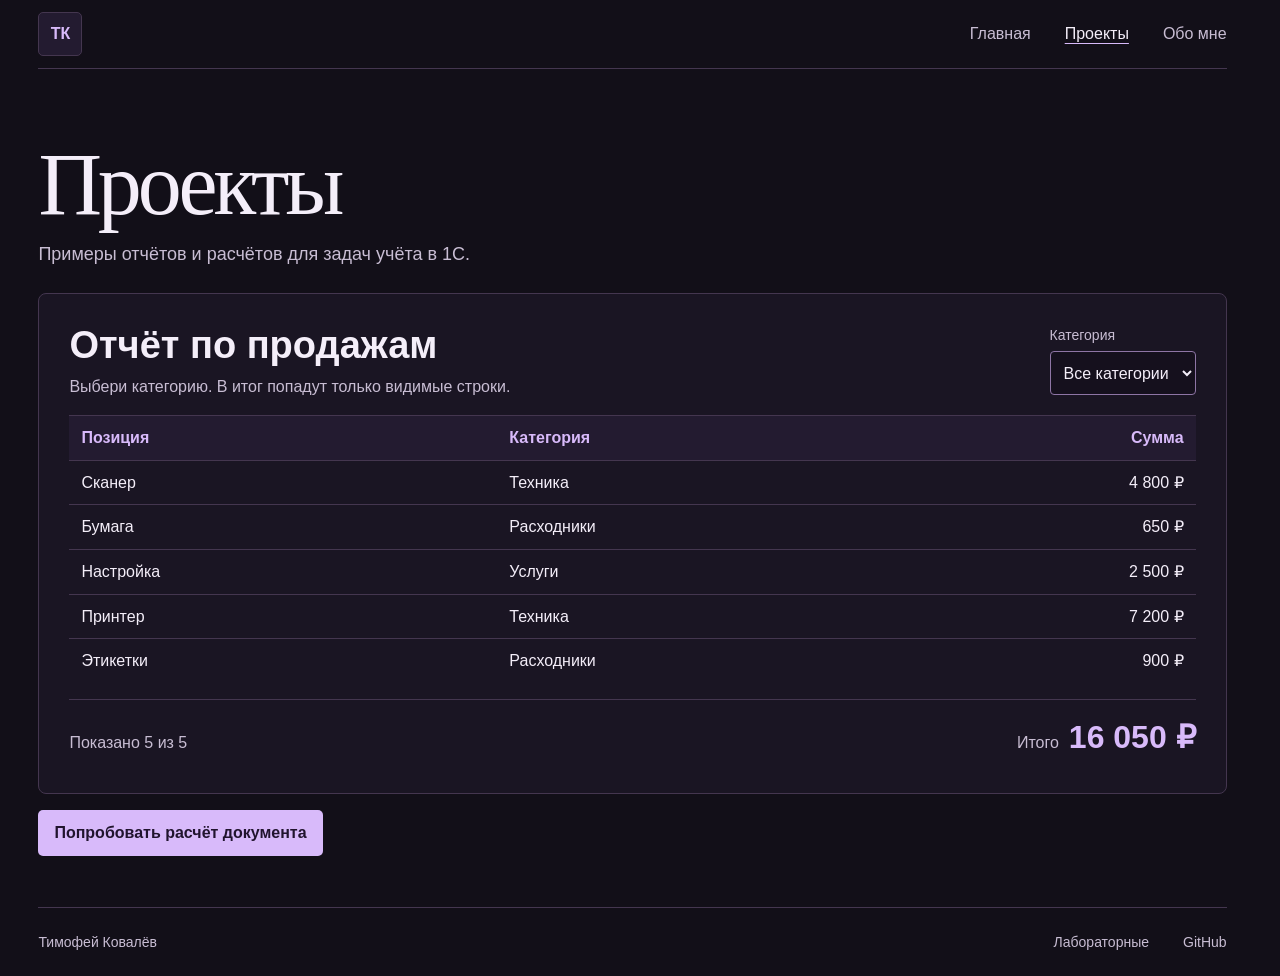
<file: lab3/projects.html>
<!DOCTYPE html>
<html lang="ru">
<head>
  <meta charset="UTF-8">
  <meta name="viewport" content="width=device-width, initial-scale=1">
  <meta name="description" content="Примеры работы Тимофея Ковалёва с отчётами и документами в 1С.">
  <meta name="theme-color" content="#120f18">
  <title>Проекты | Тимофей Ковалёв</title>
  <link rel="stylesheet" href="card.css?v=5">
  <script src="report.js?v=2" defer></script>
</head>
<body>
  <a class="skip-link" href="#main">К содержанию</a>
  <header class="bar shell">
    <a class="monogram" href="card.html" aria-label="На главную">ТК</a>
    <nav aria-label="Визитка">
      <a href="card.html">Главная</a>
      <a href="projects.html" aria-current="page">Проекты</a>
      <a href="about.html">Обо мне</a>
    </nav>
  </header>
  <main class="shell subpage" id="main" tabindex="-1">
    <h1>Проекты</h1>
    <p class="pagelead">Примеры отчётов и расчётов для задач учёта в 1С.</p>
    <section class="example report" aria-labelledby="report-title">
      <div class="reporthead">
        <div>
          <h2 id="report-title">Отчёт по продажам</h2>
          <p>Выбери категорию. В итог попадут только видимые строки.</p>
        </div>
        <label class="filter" hidden>Категория
          <select name="category" autocomplete="off">
            <option value="all">Все категории</option>
            <option value="equipment">Техника</option>
            <option value="supplies">Расходники</option>
            <option value="services">Услуги</option>
          </select>
        </label>
      </div>
      <table aria-labelledby="report-title">
        <thead>
          <tr><th scope="col">Позиция</th><th scope="col">Категория</th><th scope="col">Сумма</th></tr>
        </thead>
        <tbody>
          <tr data-category="equipment" data-amount="4800"><th scope="row">Сканер</th><td>Техника</td><td>4 800 ₽</td></tr>
          <tr data-category="supplies" data-amount="650"><th scope="row">Бумага</th><td>Расходники</td><td>650 ₽</td></tr>
          <tr data-category="services" data-amount="2500"><th scope="row">Настройка</th><td>Услуги</td><td>2 500 ₽</td></tr>
          <tr data-category="equipment" data-amount="7200"><th scope="row">Принтер</th><td>Техника</td><td>7 200 ₽</td></tr>
          <tr data-category="supplies" data-amount="900"><th scope="row">Этикетки</th><td>Расходники</td><td>900 ₽</td></tr>
        </tbody>
      </table>
      <div class="reporttotal" role="status">
        <span class="report-count">5 позиций</span>
        <div class="report-amount"><span>Итого</span> <strong>16 050 ₽</strong></div>
      </div>
    </section>
    <a class="action" href="card.html#example-title">Попробовать расчёт документа</a>
  </main>
  <footer class="bar footer shell">
    <span>Тимофей Ковалёв</span>
    <div class="footer-links">
      <a href="../">Лабораторные</a>
      <a href="https://github.com/error999777">GitHub</a>
    </div>
  </footer>
</body>
</html>
</file>
<file: labs.css>
* { box-sizing: border-box; }
body { margin: 0; background: #f4f4ef; color: #172b31; font: 16px/1.6 Arial, sans-serif; }
main { max-width: 960px; margin: 0 auto; padding: 56px 28px 40px; }
.eyebrow { color: #337369; font-size: 13px; text-transform: uppercase; letter-spacing: .15em; }
h1 { font-size: clamp(34px, 6vw, 56px); line-height: 1.1; margin: 12px 0 28px; letter-spacing: -.04em; }
.labs { display: grid; gap: 8px; margin: 0; padding: 0; list-style: none; }
.lab-row {
  display: grid;
  grid-template-columns: 3.25rem minmax(0, 1fr) auto;
  align-items: baseline;
  gap: 12px;
  padding: 15px 18px;
  border: 1px solid #d6ded9;
  border-radius: 8px;
}
a.lab-row { background: #fff; color: inherit; text-decoration: none; }
a.lab-row:hover { border-color: #337369; }
.lab-number { color: #337369; font-size: 14px; font-weight: 700; }
.lab-title { font-size: 17px; font-weight: 700; line-height: 1.35; }
.lab-action { color: #52666a; font-size: 14px; }
a.lab-row .lab-action { color: #24695f; text-decoration: underline; text-underline-offset: .2em; }
.business-card {
  margin-top: 28px;
  padding: 18px 22px;
  border: 1px solid #c7dbd3;
  border-radius: 8px;
  background: #eaf2ee;
}
.business-card h2 { margin: 0; font-size: 23px; line-height: 1.25; }
.business-card p { margin: 6px 0 10px; color: #52666a; }
.business-card a { color: #24695f; font-weight: 700; text-underline-offset: .2em; }
footer { margin-top: 24px; }
footer a { color: #52666a; }
a:focus-visible { outline: 3px solid #1c8b78; outline-offset: 5px; }
@media (max-width: 560px) {
  main { padding: 30px 18px; }
  .lab-row { grid-template-columns: 2.75rem minmax(0, 1fr); gap: 4px 8px; padding: 11px 13px; }
  .lab-action { grid-column: 2; }
  .business-card { padding: 16px; }
}
</file>
<file: lab2/style.css>
* { box-sizing: border-box; }
html { scroll-behavior: smooth; }
body { margin: 0; background: #f4f6f5; color: #173139; font: 16px/1.65 Arial, sans-serif; }
a { color: #196a61; text-underline-offset: 3px; }
a:hover { color: #0a413b; }
a:focus-visible, summary:focus-visible, .table-scroll:focus-visible { outline: 3px solid #bb7324; outline-offset: 5px; }
.topbar { background: #fff; border-bottom: 1px solid #dce4e2; }
nav { display: flex; max-width: 1240px; margin: auto; gap: 26px; padding: 18px 24px; flex-wrap: wrap; }
nav a { font-size: 14px; text-decoration: none; }
nav a:first-child { margin-right: auto; font-weight: bold; }
main { max-width: 1240px; margin: auto; padding: 48px 24px; }
.eyebrow { color: #4b776f; text-transform: uppercase; letter-spacing: .12em; font-size: 12px; font-weight: bold; }
h1 { font-size: clamp(36px, 5vw, 60px); line-height: 1.08; letter-spacing: -.04em; max-width: 850px; margin: 18px 0; }
.lead { max-width: 730px; color: #53696e; font-size: 18px; }
h2 { font-size: 30px; line-height: 1.2; letter-spacing: -.025em; margin: 10px 0 18px; }
h3 { font-size: 23px; margin: 12px 0; }
h4 { font-size: 18px; margin: 0 0 12px; }
h5 { font-size: 16px; margin: 12px 0; } h6 { font-size: 14px; margin: 16px 0 8px; }
main > section { margin-top: 62px; scroll-margin-top: 24px; }
.section-number { color: #7b918e; font-size: 13px; letter-spacing: .1em; }
.table-scroll { overflow-x: auto; background: #fff; border: 1px solid #d7e1de; border-radius: 8px; margin: 20px 0; }
table { border-collapse: collapse; width: 100%; min-width: 740px; font-size: 14px; }
caption { text-align: left; padding: 20px; font-size: 16px; font-weight: bold; background: #e6eeeb; }
th, td { padding: 16px 18px; border-bottom: 1px solid #e0e7e4; text-align: left; vertical-align: top; }
thead { background: #173d40; color: #fff; }
thead th { min-width: 180px; }
tbody th { width: 23%; font-weight: normal; color: #4a6265; }
tbody tr:nth-child(even) { background: #f7faf8; }
tfoot { font-size: 12px; color: #53696e; }
mark { background: #e2edb5; color: #173d25; border-radius: 3px; padding: 2px 5px; }
.note { border-left: 3px solid #8cae91; padding: 12px 18px; background: #eaf0e8; font-size: 14px; }
.models { display: grid; grid-template-columns: repeat(3, 1fr); gap: 20px; margin-top: 26px; }
.model { background: #fff; border: 1px solid #dae3df; border-radius: 8px; overflow: hidden; }
figure { margin: 0; } figure img { width: 100%; height: 210px; object-fit: cover; display: block; }
figcaption { padding: 10px 20px; font-size: 12px; color: #607575; border-bottom: 1px solid #e5ebe7; }
.model-body { padding: 22px; }
.model-body p { font-size: 14px; }
.tag { color: #337369; font-size: 12px; letter-spacing: .08em; text-transform: uppercase; }
aside { padding: 12px 14px; background: #f2f5ee; font-size: 13px; }
details { border-top: 1px solid #dae3df; margin-top: 18px; padding-top: 14px; }
summary { cursor: pointer; color: #205c53; font-size: 14px; font-weight: bold; }
details ul { padding-left: 20px; font-size: 14px; }
blockquote { margin: 18px 0; padding-left: 15px; border-left: 2px solid #96b5a5; font-size: 13px; }
blockquote p { margin-bottom: 4px; } cite { font-size: 12px; }
progress { width: 100%; height: 9px; accent-color: #397c69; }
.score { font-size: 12px; display: block; margin: 18px 0 4px; }
.mini-table { display: table; width: 100%; border-collapse: collapse; margin-top: 20px; background: white; border: 1px solid #d7e1de; }
.mini-row { display: table-row; }
.mini-row > div { display: table-cell; padding: 14px; border-bottom: 1px solid #d7e1de; }
.mini-heading { font-weight: bold; background: #e6eeeb; }
.metric-column { background: #edf3f0; }
.sources { font-size: 14px; } .sources li { margin-bottom: 10px; overflow-wrap: anywhere; }
.questions details { background: #fff; padding: 18px; border: 1px solid #d7e1de; border-radius: 4px; }
.questions p { font-size: 14px; }
footer { margin-top: 44px; color: #637976; font-size: 13px; }
hr { border: 0; border-top: 1px solid #d7e1de; margin: 36px 0; }
@media (max-width: 850px) { .models { grid-template-columns: 1fr; } figure img { height: auto; max-height: 360px; } .mini-row > div { padding: 10px; font-size: 13px; } }
@media (prefers-reduced-motion: reduce) { html { scroll-behavior: auto; } }
</file>
<file: lab3/style.css>
/* 1. Все элементы */
* {
    box-sizing: border-box;
}

/* 2. По тегу */
h3 {
    color: deeppink;
}

/* 3. По классу */
.main-title {
    color: red;
}

.link {
    color: green;
}

.special-link {
    color: blue;
}

.highlighted, .submit-btn {
    color: black;
}

/* 4. По id */
#first-post {
    color: orange;
    background: #333;
}

/* 5. По атрибуту */
input[placeholder="Белый"] {
    background: #333;
    color: white;
}

/* 6. Псевдоклассы и псевдоэлемент */
.nav-list li:nth-child(3) a {
    color: yellow;
    background: #333;
}

.post:nth-child(2) {
    color: purple;
}

.color-list li:first-child {
    color: dimgray;
}

.color-list li:nth-child(2) {
    color: brown;
}

input::placeholder {
    color: white;
    opacity: 1;
}

/* 7. Потомок */
.important-widget h3, .note {
    color: maroon;
}

/* 8. Соседний элемент */
h2 + p {
    color: inherit;
}
</file>
<file: lab5/style.css>
body {
  margin: 0;
  padding: 16px 12px 115px;
}

header, #questions {
  max-width: 660px;
  margin: 0 auto;
}

nav {
  display: flex;
  flex-wrap: wrap;
  gap: 8px 16px;
}

.demo {
  position: relative;
  width: 300px;
  margin: 24px auto;
}

.box-static {
  position: static;
  width: 80px;
  height: 80px;
  margin-bottom: 5px;
  background: lightblue;
}

.box-relative-1 {
  position: relative;
  top: 15px;
  left: 15px;
  width: 100px;
  height: 100px;
  background: lightgreen;
}

.box-relative-2 {
  position: relative;
  top: -15px;
  left: 20px;
  width: 120px;
  height: 120px;
  background: pink;
}

.container {
  position: relative;
  width: 300px;
  height: 300px;
  margin-top: 10px;
  background: lightgray;
}

.box-absolute-1 {
  position: absolute;
  top: 30px;
  left: 30px;
  z-index: 3;
  width: 100px;
  height: 100px;
  background: coral;
}

.box-absolute-2 {
  position: absolute;
  top: 70px;
  left: 50px;
  z-index: 2;
  width: 120px;
  height: 120px;
  background: skyblue;
}

.box-absolute-3 {
  position: absolute;
  top: 120px;
  left: 80px;
  width: 140px;
  height: 140px;
  color: white;
  background: purple;
}

.box-zindex-1, .box-zindex-2 {
  position: absolute;
  width: 150px;
  height: 150px;
}

.box-zindex-1 {
  top: 30px;
  left: 135px;
  z-index: 5;
  background: lightcoral;
}

.box-zindex-2 {
  top: 80px;
  right: 0;
  z-index: 4;
  background: lightseagreen;
}

.box-fixed-1 {
  position: fixed;
  top: 8px;
  right: 8px;
  z-index: 6;
  width: 70px;
  height: 80px;
  background: yellow;
}

.box-fixed-2 {
  position: fixed;
  bottom: 8px;
  left: 8px;
  z-index: 6;
  width: 100px;
  height: 100px;
  background: orange;
}

#questions {
  line-height: 1.5;
  scroll-margin-top: 96px;
}

@media (max-width: 840px) {
  header { padding-right: 78px; }
}

@media (max-width: 360px) {
  .demo, .container {
    width: 100%;
  }

  .box-zindex-1 {
    left: 43%;
  }
}
</file>
<file: lab6/style.css>
body {
  max-width: 820px;
  margin: 16px auto 48px;
  padding: 0 12px;
}

nav {
  display: flex;
  flex-wrap: wrap;
  gap: 8px 16px;
}

.grid-container {
  display: grid;
  grid-template-columns: minmax(0, 2fr) minmax(0, 1fr) minmax(0, 3fr) minmax(0, 1.5fr);
  grid-template-rows: repeat(4, minmax(72px, auto)) minmax(42px, auto);
  grid-template-areas:
    "wide  wide   full   ."
    "lower lower  lower  ."
    "large .      .      ."
    "large .      .      ."
    ".     .      .      footer";
  gap: 7px;
  padding: 10px;
  background: #f3f3f3;
}

.grid-item {
  display: grid;
  place-items: center;
  padding: 8px 4px;
  border-radius: 6px;
  color: #252525;
  font: bold 16px Arial, sans-serif;
  text-align: center;
}

.item1 { background: #ff6b6b; }
.item2 { background: #ffd93d; }
.item3 { background: #6bcb77; }
.item4 { grid-area: footer; background: #4d96ff; }
.item5 { grid-area: large; background: #ffb6b9; }
.item6 { grid-area: wide; background: #a1e8af; }
.item7 { grid-area: full; background: #ffe156; }
.item8 { grid-area: lower; background: #ff9f1c; }

details {
  margin-top: 16px;
}

summary {
  cursor: pointer;
}

.extra-grid {
  display: grid;
  grid-template-columns: repeat(auto-fit, minmax(120px, 1fr));
  gap: 7px;
  margin-top: 8px;
}

.extra-grid .grid-item {
  min-height: 42px;
}

#questions {
  margin-top: 32px;
  line-height: 1.5;
}

@media (min-width: 600px) {
  .grid-container {
    grid-template-rows: repeat(4, minmax(98px, auto)) minmax(44px, auto);
  }
}

@media (max-width: 380px) {
  .grid-container { padding: 7px; gap: 5px; }
  .grid-item { font-size: 13px; }
}
</file>
<file: lab3/card.css>
:root {
  color-scheme: dark;
  scrollbar-gutter: stable;
  --canvas: #120f18;
  --surface: #1a1523;
  --raised: #231b30;
  --control: #15101d;
  --line: #44364f;
  --field-line: #8e75a5;
  --paper: #f4eef9;
  --muted: #c8bdd3;
  --accent: #d8bafa;
  --ink: #21142e;
  --error: #ffb8c1;
  --gutter: clamp(16px, 3vw, 64px);
  --gap: clamp(16px, 2vw, 24px);
  --section-space: clamp(32px, 4vw, 54px);
  --display-font: "Palatino Linotype", Georgia, serif;
}

* { box-sizing: border-box; }
[hidden] { display: none; }

body {
  display: flex;
  flex-direction: column;
  min-height: 100vh;
  margin: 0;
  color: var(--paper);
  background: var(--canvas);
  font: 16px/1.6 "Trebuchet MS", Arial, sans-serif;
}

main { flex: 1; }
a { color: inherit; text-underline-offset: .23em; }
button, input, select { font: inherit; }
h1, h2, h3, p, figure { margin: 0; }
h1, h2 { text-wrap: balance; }
h2 { font-size: clamp(25px, 3vw, 38px); line-height: 1.15; }
h3 { font-size: 19px; line-height: 1.3; }
[id] { scroll-margin-top: 24px; }

:where(a, button, input, select, summary):focus-visible {
  outline: 2px solid var(--accent);
  outline-offset: 4px;
}

.shell {
  width: calc(100% - var(--gutter) * 2);
  margin-inline: auto;
}

.skip-link {
  position: fixed;
  z-index: 2;
  top: 12px;
  left: var(--gutter);
  padding: 9px 14px;
  color: var(--ink);
  background: var(--accent);
  transform: translateY(calc(-100% - 20px));
}

.skip-link:focus { transform: none; }

.bar {
  display: flex;
  justify-content: space-between;
  align-items: center;
  flex-wrap: wrap;
  gap: 8px 16px;
  min-height: 69px;
  padding-block: 10px;
  border-bottom: 1px solid var(--line);
}

.bar nav, .footer-links {
  display: flex;
  align-items: center;
  flex-wrap: wrap;
  gap: 4px clamp(14px, 3vw, 34px);
}

.bar a {
  display: inline-flex;
  align-items: center;
  min-height: 44px;
  color: var(--muted);
  text-decoration: none;
}

.bar a:hover, .bar a[aria-current="page"] {
  color: var(--paper);
  text-decoration: underline;
}

.bar a[aria-current="page"] { text-decoration-color: var(--accent); }

.bar .monogram {
  justify-content: center;
  width: 44px;
  color: var(--accent);
  background: var(--raised);
  border: 1px solid var(--line);
  border-radius: 5px;
  font-weight: bold;
}

.bar .monogram:hover {
  color: var(--ink);
  background: var(--accent);
  text-decoration: none;
}

.hero {
  display: grid;
  grid-template-columns: minmax(0, 1fr) minmax(0, 1fr);
  align-items: center;
  gap: clamp(24px, 5vw, 96px);
  padding-block: clamp(28px, 4vw, 64px) var(--section-space);
}

h1 {
  font: normal clamp(3.25rem, 1.25rem + 6vw, 8rem)/.99 var(--display-font);
  letter-spacing: -.047em;
}

.role {
  margin-top: 20px;
  color: var(--accent);
  font-size: clamp(22px, 3vw, 34px);
  font-weight: bold;
  line-height: 1.2;
}

.intro-copy {
  max-width: 43ch;
  margin-top: 14px;
  color: var(--muted);
  font-size: clamp(16px, 1.45vw, 19px);
}

.hero-actions {
  display: flex;
  flex-wrap: wrap;
  align-items: center;
  gap: 8px 20px;
  margin-top: 24px;
}

.action {
  display: inline-flex;
  align-items: center;
  min-height: 44px;
  padding: 9px 15px;
  border: 1px solid transparent;
  border-radius: 5px;
  background: var(--accent);
  color: var(--ink);
  font-weight: bold;
  text-decoration: none;
}

.action:hover { background: #f0dcff; }

.text-link, .achievement-list a, .inline {
  display: inline-flex;
  align-items: center;
  min-height: 44px;
  color: var(--accent);
}

.text-link:hover, .achievement-list a:hover, .inline:hover { color: var(--paper); }

.stage {
  overflow: clip;
  border: 1px solid var(--line);
  border-radius: 9px;
  background: var(--surface);
}

.set {
  position: relative;
  height: clamp(320px, min(43vw, 69svh), 700px);
  overflow: clip;
  background: radial-gradient(ellipse at 50% 58%, #45276b, #211530 61%, #15101d);
}

.set::after {
  position: absolute;
  inset: 10px;
  border: 1px solid #c694ff29;
  content: "";
  pointer-events: none;
}

.stageword {
  position: absolute;
  top: 50%;
  left: 50%;
  color: #d9abff30;
  font: normal clamp(140px, min(24vw, 44svh), 360px)/1 var(--display-font);
  letter-spacing: -.12em;
  transform: translate(-54%, -42%);
}

.floor {
  position: absolute;
  bottom: 5%;
  left: 50%;
  width: min(64%, 470px);
  height: 13%;
  border: 1px solid #e0baff80;
  border-radius: 50%;
  background: radial-gradient(ellipse, #a559ed70, #211338 73%);
  box-shadow: 0 0 24px #9954ec40;
  transform: translateX(-50%);
}

.portrait-poster {
  position: absolute;
  inset: 4.5% 0 5.5%;
  width: 100%;
  height: 90%;
  object-fit: contain;
}

.portrait-model {
  position: absolute;
  inset: 0;
  display: block;
  width: 100%;
  height: 100%;
  visibility: hidden;
  cursor: grab;
}

.portrait-model:active { cursor: grabbing; }
.stage.model-ready .portrait-model { visibility: visible; opacity: var(--portrait-turn, 0); }
.stage.model-ready .portrait-poster { opacity: calc(1 - var(--portrait-turn, 0)); }

.portrait-controls:not([hidden]) {
  display: flex;
  align-items: center;
  justify-content: space-between;
  flex-wrap: wrap;
  gap: 8px 16px;
  padding: 8px 14px;
  border-top: 1px solid var(--line);
  color: var(--muted);
  font-size: 14px;
}

.portrait-reset {
  min-height: 44px;
  padding: 6px 12px;
  border: 1px solid var(--field-line);
  border-radius: 5px;
  background: var(--raised);
  color: var(--accent);
  cursor: pointer;
}

.portrait-reset:hover { color: var(--paper); border-color: var(--accent); }

.section {
  padding-block: var(--section-space);
  border-top: 1px solid var(--line);
}

.section h2 { margin-bottom: var(--gap); }

.achievement-list {
  display: flex;
  gap: var(--gap);
}

.achievement-list article {
  display: flex;
  flex: 1;
  flex-direction: column;
  min-width: 0;
  padding: clamp(14px, 2vw, 22px);
  border-top: 2px solid var(--line);
  background: var(--surface);
}

.achievement-list p, .technology-grid p {
  margin-top: 7px;
  color: var(--muted);
}

.achievement-list a {
  align-self: start;
  margin-top: auto;
  padding-top: 5px;
}

.technology-grid {
  display: grid;
  grid-template-columns: repeat(3, minmax(0, 1fr));
  gap: 1px;
  overflow: clip;
  border: 1px solid var(--line);
  border-radius: 8px;
  background: var(--line);
}

.technology-grid article {
  display: grid;
  grid-template-columns: 38px minmax(0, 1fr);
  align-items: start;
  gap: 12px;
  padding: clamp(14px, 2vw, 22px);
  background: var(--raised);
}

.technology-icon {
  display: grid;
  place-items: center;
  height: 38px;
  border-radius: 5px;
  background: var(--surface);
  color: var(--accent);
  font-size: 13px;
  font-weight: bold;
}

.work-heading {
  display: flex;
  align-items: center;
  justify-content: space-between;
  gap: var(--gap);
  margin-bottom: var(--gap);
}

.work-heading h2 { margin-bottom: 0; }

.orbit {
  position: relative;
  display: grid;
  flex: 0 0 66px;
  place-items: center;
  aspect-ratio: 1;
  border: 1px solid var(--line);
  border-radius: 50%;
  background: var(--surface);
}

.ring { position: absolute; border-radius: 50%; }
.outer {
  inset: 4px;
  background: conic-gradient(transparent 15%, #8652d2 40%, #e8caff 58%, transparent 60%);
  mask-image: radial-gradient(circle closest-side, transparent 88%, #000 94%);
}
.inner { inset: 11px; border: 1px dashed #ad73e7; border-top-color: #f8dcff; }

.core {
  position: relative;
  display: grid;
  place-items: center;
  width: 31px;
  aspect-ratio: 1;
  border: 1px solid var(--line);
  border-radius: 50%;
  color: var(--accent);
  background: var(--raised);
  font-size: 13px;
}

.workbody, .profile {
  display: grid;
  grid-template-columns: minmax(0, .92fr) minmax(0, 1.08fr);
  gap: clamp(24px, 5vw, 64px);
}

.areas article { padding-block: 14px; border-top: 1px solid var(--line); }
.areas article:last-child { border-bottom: 1px solid var(--line); }
.areas p, .example p, .profile p { margin-top: 6px; color: var(--muted); }
.inline { margin-top: 1px; }

.example, .profile-bio {
  align-self: start;
  padding: clamp(14px, 3vw, 30px);
  border: 1px solid var(--line);
  border-radius: 8px;
  background: var(--surface);
}

.example h3, .faq h2, .profile-bio h2 { font-size: clamp(20px, 2.5vw, 27px); }

.fields {
  display: grid;
  grid-template-columns: repeat(2, minmax(0, 1fr));
  gap: 12px;
  margin-top: 16px;
}

.field, .filter {
  display: grid;
  align-content: start;
  gap: 5px;
  color: var(--muted);
  font-size: 14px;
}

.fields input, .filter select {
  width: 100%;
  min-height: 44px;
  padding: 6px 9px;
  border: 1px solid var(--field-line);
  border-radius: 4px;
  background: var(--control);
  color: var(--paper);
  font-size: 16px;
}

.fields input[aria-invalid="true"] { border-color: var(--error); }
.field-error { color: var(--error); }

.total, .reporttotal {
  display: flex;
  align-items: baseline;
  flex-wrap: wrap;
  justify-content: space-between;
  gap: 6px 16px;
  margin-top: 16px;
  padding-top: 12px;
  border-top: 1px solid var(--line);
  color: var(--muted);
}

.total output, .reporttotal strong {
  color: var(--accent);
  font-size: clamp(22px, 3vw, 32px);
  font-weight: bold;
  font-variant-numeric: tabular-nums;
  overflow-wrap: anywhere;
}

.bar.footer {
  border-top: 1px solid var(--line);
  border-bottom: 0;
  color: var(--muted);
  font-size: 14px;
}

.subpage { padding-block: clamp(36px, 6vw, 72px) var(--section-space); }
.subpage h1 { font-size: clamp(52px, 7.5vw, 88px); }
.pagelead { margin: 12px 0 24px; color: var(--muted); font-size: 18px; }

.reporthead {
  display: flex;
  justify-content: space-between;
  align-items: start;
  flex-wrap: wrap;
  gap: 12px 24px;
  margin-bottom: 16px;
}

.report table { width: 100%; table-layout: fixed; border-collapse: collapse; }
.report th, .report td {
  padding: 9px clamp(3px, 1.2vw, 12px);
  border-top: 1px solid var(--line);
  text-align: left;
  overflow-wrap: anywhere;
}
.report th:first-child { width: 38%; }
.report th:last-child, .report td:last-child { width: 26%; text-align: right; white-space: nowrap; font-variant-numeric: tabular-nums; }
.report thead { color: var(--accent); background: var(--raised); }
.report th[scope="row"] { font-weight: normal; }
.report-amount { display: flex; align-items: baseline; flex-wrap: wrap; gap: 4px 10px; }
.report + .action, .profile-bio .action { margin-top: 16px; }

.profile { margin-top: clamp(20px, 4vw, 38px); }
.profile p { max-width: 55ch; }
.faq h2 { margin-bottom: 12px; }
.faq details { border-top: 1px solid var(--line); }
.faq details:last-child { border-bottom: 1px solid var(--line); }
.faq summary {
  display: flex;
  align-items: center;
  justify-content: space-between;
  gap: 16px;
  min-height: 48px;
  padding: 8px 0;
  color: var(--accent);
  font-weight: bold;
  list-style: none;
  cursor: pointer;
}

.faq summary::-webkit-details-marker { display: none; }
.faq summary:hover { color: var(--paper); }
.faq details p { margin: 0 0 14px; }

.disclosure-mark {
  display: grid;
  flex: 0 0 16px;
  place-items: center;
}

.disclosure-mark::before, .disclosure-mark::after {
  grid-area: 1 / 1;
  width: 12px;
  border-top: 1px solid currentColor;
  content: "";
}

.disclosure-mark::after { transform: rotate(90deg); }
details[open] .disclosure-mark::after { display: none; }

@keyframes spin {
  to { transform: rotate(1turn); }
}

@media (prefers-reduced-motion: no-preference) {
  .spinning .outer { animation: spin 4.5s ease-out; }
  .spinning .inner { animation: spin 4.5s ease-out reverse; }
}

@media (max-width: 860px) {
  .technology-grid { grid-template-columns: repeat(2, minmax(0, 1fr)); }
}

@media (max-width: 740px) {
  .hero, .workbody, .profile { grid-template-columns: 1fr; }
  .hero { gap: 24px; }
  .hero h1 { font-size: clamp(2.85rem, 1.75rem + 6vw, 4.75rem); }
  .set { height: clamp(280px, 85vw, 520px); }
  .achievement-list { flex-direction: column; }
}

@media (max-width: 530px) {
  header.bar { min-height: 60px; padding-block: 7px; }
  header.bar nav { flex: 1; justify-content: space-between; gap: 4px 8px; }
  .role { margin-top: 13px; }
  .hero-actions { display: grid; justify-items: stretch; gap: 4px; margin-top: 18px; }
  .hero-actions a, .report + .action { justify-content: center; }
  .report + .action { width: 100%; text-align: center; }
  .reporthead .filter { width: 100%; }
  .portrait-controls:not([hidden]) { flex-direction: column; align-items: stretch; text-align: center; padding-inline: 12px; }
  .technology-grid, .fields { grid-template-columns: 1fr; }
  .report table { font-size: 14px; }
}

@media (forced-colors: active) {
  .action, .skip-link { border: 1px solid ButtonText; }
}
</file>
